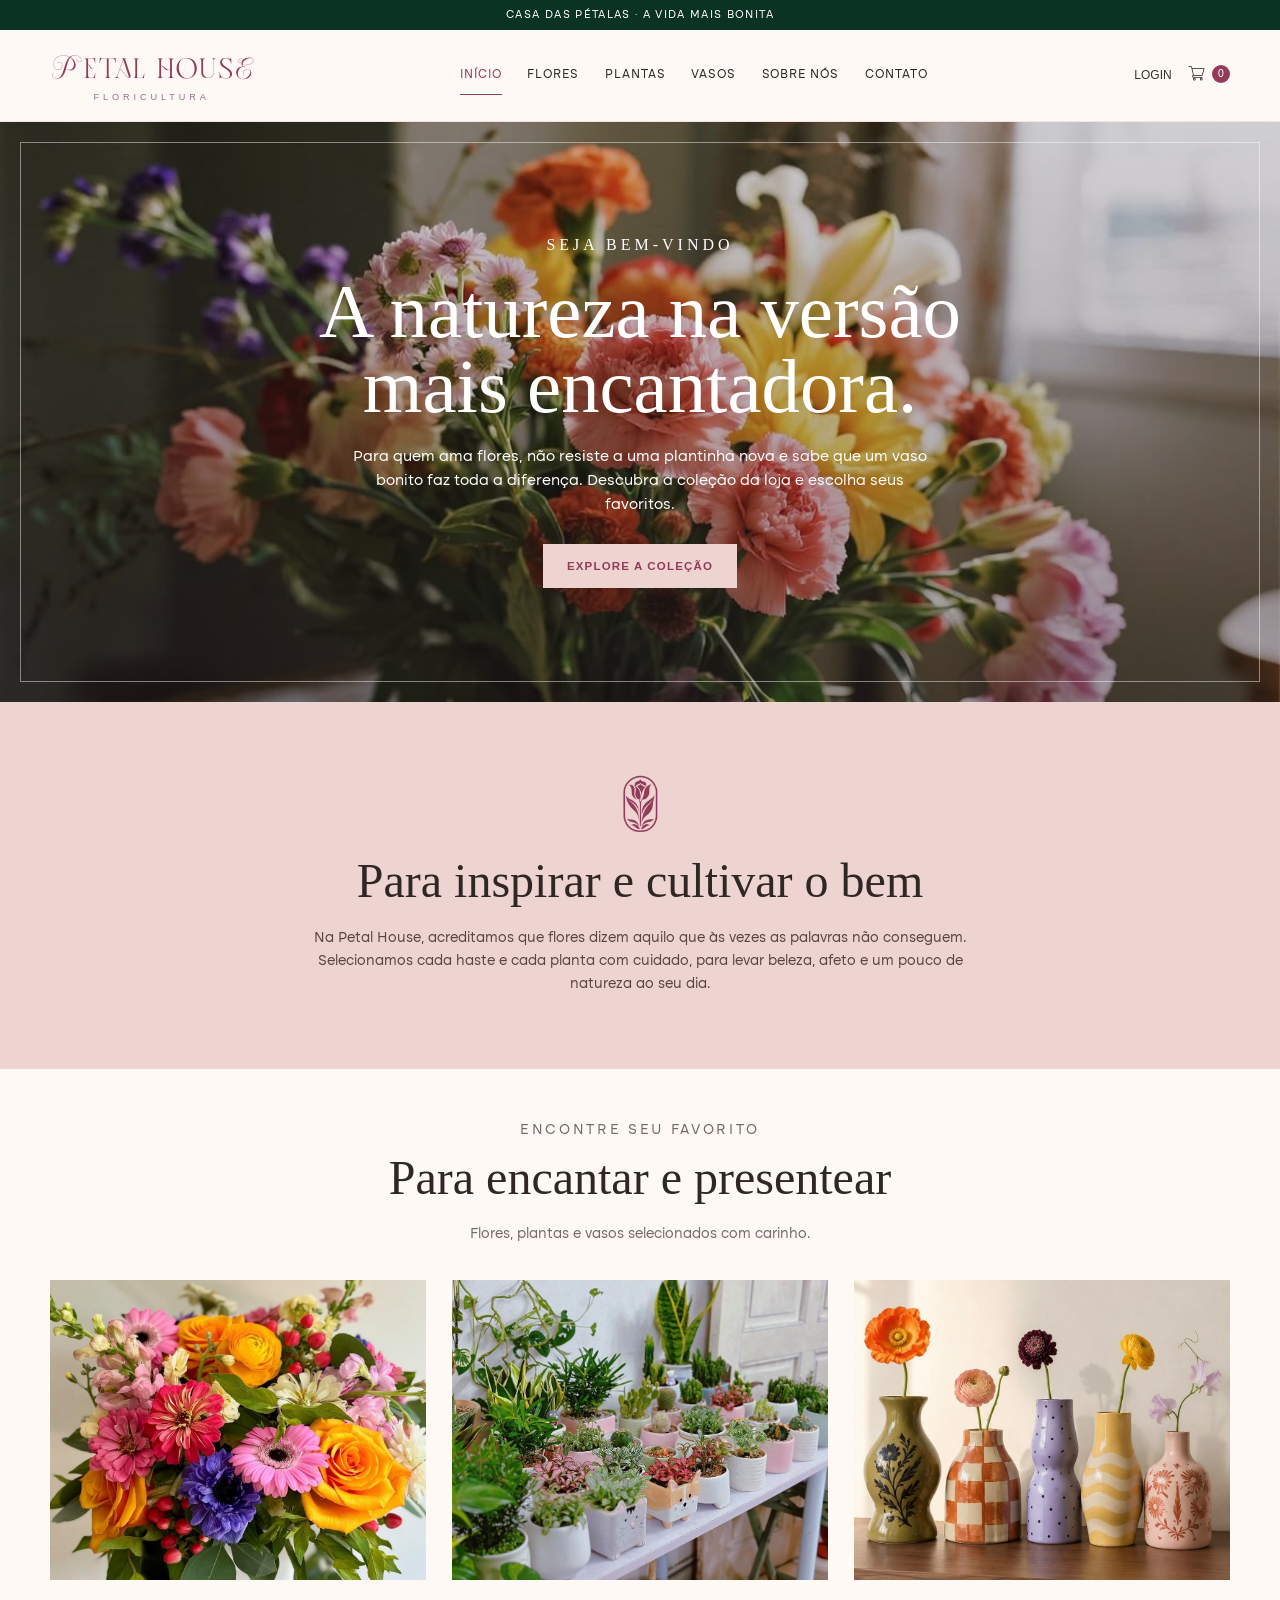
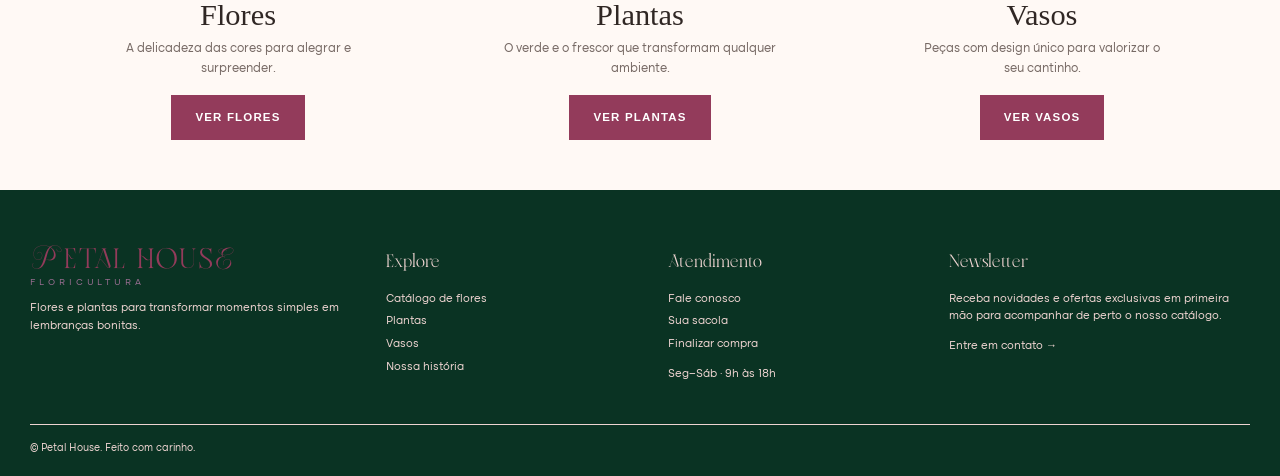
<file: index.html>
<!DOCTYPE html>
<html lang="pt-br">
<head>
    <meta charset="UTF-8">
    <meta name="viewport" content="width=device-width, initial-scale=1.0">
    <meta http-equiv="refresh" content="0; url=html/index.html">
    <title>Petal House</title>
</head>
<body>
    <p>
        Abrindo Petal House...
        <a href="html/index.html">Clique aqui</a>
        se a página não abrir automaticamente.
    </p>
</body>
</html>
</file>
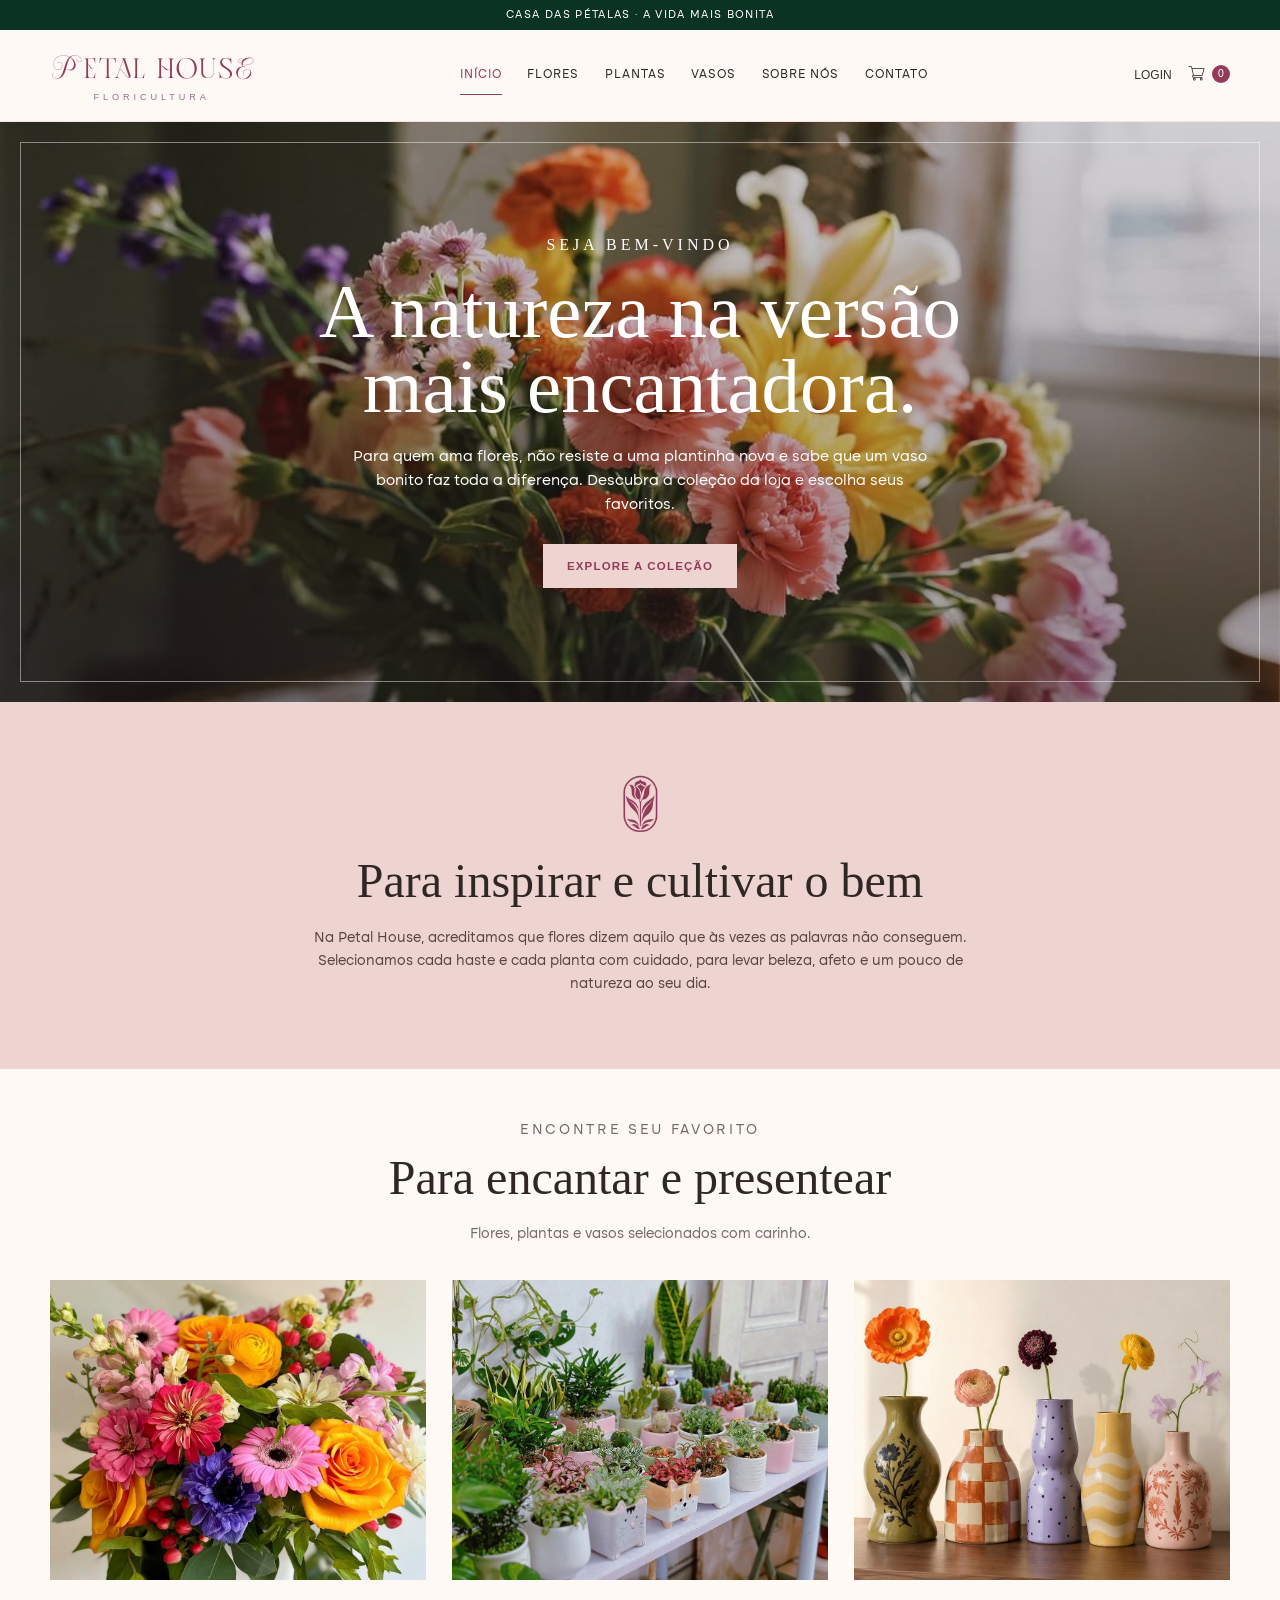
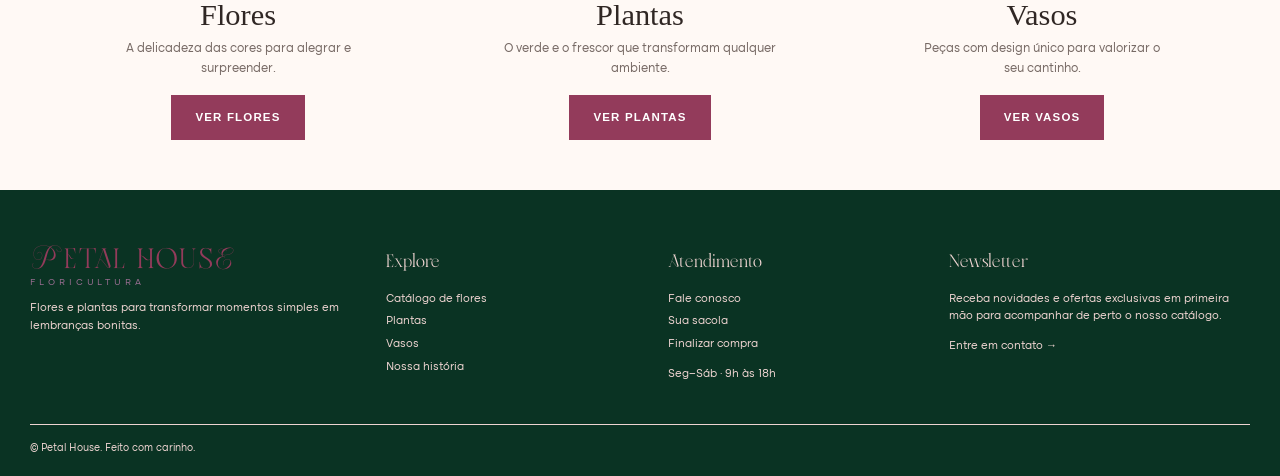
<file: html/index.html>
<!DOCTYPE html>
<html lang="pt-br">

<head>
    <meta charset="utf-8" />
    <meta content="width=device-width, initial-scale=1" name="viewport" />
    <meta content="Petal House — flores, plantas e presentes escolhidos com carinho." name="description" />
    <link rel="icon" type="image/jpeg" href="../imagens/icone.jpeg">
    <link href="../css/style.css" rel="stylesheet" />
    <script defer="" src="../js/app.js"></script>
    <title>Início | Petal House</title>
</head>

<body>
    <a class="skip-link" href="#main-content">Pular para o conteúdo</a>

    <div class="announcement">CASA DAS PÉTALAS · A VIDA MAIS BONITA</div>

    <header class="site-header">
        <div class="header-inner">
            <button aria-expanded="false" aria-label="Abrir menu" class="menu-toggle">
                ☰
            </button>
            <a aria-label="Petal House — página inicial" class="brand" href="index.html">
                <span class="brand-name">
                    <span class="brand-initial">P</span><span class="brand-etal">ETAL</span>
                    <span class="brand-etal">HOUS</span><span class="brand-e">E</span>
                </span>
                <span class="brand-sub">Floricultura</span>
            </a>

            <nav aria-label="Navegação principal" class="main-nav">
                <a aria-current="page" href="index.html">
                    Início
                </a>
                <a href="catalogo-flores.html">
                    Flores
                </a>
                <a href="catalogo-plantas.html">
                    Plantas
                </a>
                <a href="acessorios.html">
                    Vasos
                </a>
                <a href="sobre.html">
                    Sobre nós
                </a>
                <a href="contato.html">
                    Contato
                </a>
            </nav>

            <div class="header-actions">
                <a href="login.html" class="header-icon" aria-label="Login">
                    Login
                </a>

                <a href="carrinho.html" class="header-icon" aria-label="Seu carrinho">
                    <img src="../imagens/carrinho.png" alt="Carrinho" class="cart-icon-img">
                    <span class="cart-count" data-cart-count="">0</span>
                </a>
            </div>
        </div>
    </header>


    <main id="main-content">
        <section class="hero">
            <div class="hero-content">
                <div class="hero-seal">
                    SEJA BEM-VINDO
                </div>
                <h1>
                    A natureza na versão<br>
                    mais encantadora.
                </h1>
                <p>
                    Para quem ama flores, não resiste a uma plantinha nova e sabe que um vaso bonito faz toda a
                    diferença. Descubra a coleção da loja e escolha seus favoritos.
                </p>
                <a class="button button-light" href="catalogo-flores.html">
                    Explore a coleção
                </a>
            </div>
        </section>
        <section class="intro-band">
            <div class="intro-inner">
                <div class="flower-mark">
                    <img src="../imagens/simbolo.png" alt="Símbolo decorativo" clss="intro-flower-img">
                </div>
                <h2>
                    Para inspirar e cultivar o bem
                </h2>
                <p>
                    Na Petal House, acreditamos que flores dizem aquilo que às vezes as palavras não conseguem.
                    Selecionamos cada haste e cada planta com cuidado, para levar beleza, afeto e um pouco de 
                    <br>natureza ao seu dia.
                </p>
            </div>
        </section>
        <section class="section">
            <div class="section-heading">
                <p class="eyebrow">
                    Encontre seu favorito
                </p>
                <h2>
                    Para encantar e presentear
                </h2>
                <p>
                    Flores, plantas e vasos selecionados com carinho.
                </p>
            </div>
            <div class="category-grid">
                <article class="category-card">
                    <a class="image-wrap" href="catalogo-flores.html">
                        <img alt="Arranjo delicado de flores cor-de-rosa" loading="lazy" src="../imagens/flores.jpeg" />
                    </a>
                    <h3>
                        Flores
                    </h3>
                    <p>
                        A delicadeza das cores para alegrar e surpreender.
                    </p>
                    <a class="button button-outline" href="catalogo-flores.html">
                        Ver flores
                    </a>
                </article>
                <article class="category-card">
                    <a class="image-wrap" href="catalogo-plantas.html">
                        <img alt="Planta verde em vaso decorativo" loading="lazy" src="../imagens/plantas1.jpeg" />
                    </a>
                    <h3>
                        Plantas
                    </h3>
                    <p>
                        O verde e o frescor que transformam qualquer ambiente.
                    </p>
                    <a class="button button-outline" href="catalogo-plantas.html">
                        Ver plantas
                    </a>
                </article>
                <article class="category-card">
                    <a class="image-wrap" href="acessorios.html">
                        <img alt="Vaso de cerâmica em tons neutros" loading="lazy" src="../imagens/vasos.jpeg" />
                    </a>
                    <h3>
                        Vasos
                    </h3>
                    <p>
                        Peças com design único para valorizar o
                        <br>seu cantinho.
                    </p>
                    <a class="button button-outline" href="acessorios.html">
                        Ver vasos
                    </a>
                </article>
            </div>
        </section>

    </main>


    <footer class="site-footer">
        <div class="footer-grid">
            <div class="footer-col">
                <a class="brand" href="index.html">
                    <span class="brand-name">
                        <span class="brand-initial">P</span><span class="brand-etal">ETAL</span>
                        <span class="brand-etal">HOUS</span><span class="brand-e">E</span>
                    </span>
                    <span class="brand-sub">Floricultura</span>
                </a>
                <p>
                    Flores e plantas para transformar momentos simples em lembranças bonitas.
                </p>
            </div>
            <div class="footer-col">
                <h3>
                    Explore
                </h3>
                <a href="catalogo-flores.html">
                    Catálogo de flores
                </a>
                <a href="catalogo-plantas.html">
                    Plantas
                </a>
                <a href="acessorios.html">
                    Vasos
                </a>
                <a href="sobre.html">
                    Nossa história
                </a>
            </div>
            <div class="footer-col">
                <h3>
                    Atendimento
                </h3>
                <a href="contato.html">
                    Fale conosco
                </a>
                <a href="carrinho.html">
                    Sua sacola
                </a>
                <a href="checkout.html">
                    Finalizar compra
                </a>
                <p>
                    Seg–Sáb · 9h às 18h
                </p>
            </div>
            <div class="footer-col">
                <h3>
                    Newsletter
                </h3>
                <p>
                    Receba novidades e ofertas exclusivas em primeira mão para acompanhar de perto o nosso catálogo.
                </p>
                <a href="contato.html">
                    Entre em contato &rarr;
                </a>
            </div>
        </div>
        <div class="footer-bottom">
            <span>
                &copy;
                <span data-year="">
                </span>
                Petal House. Feito com carinho.
            </span>
        </div>
    </footer>
</body>

</html>
</file>
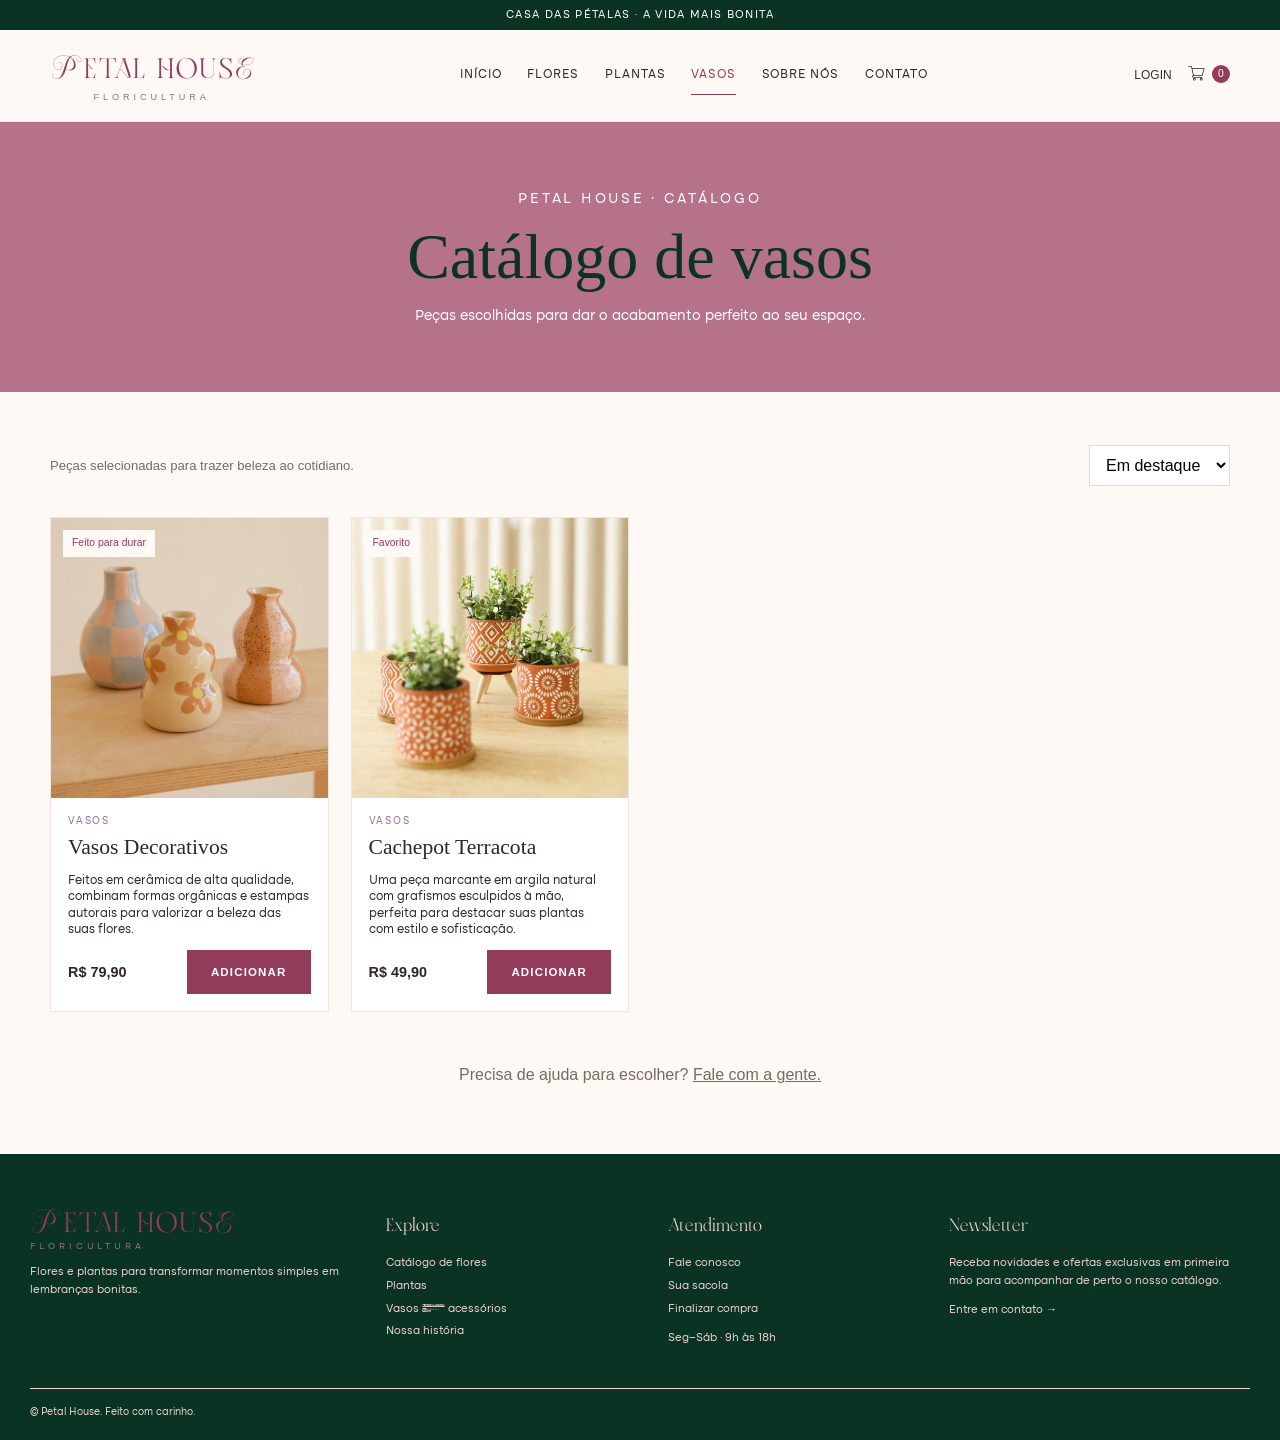
<file: html/acessorios.html>
<!DOCTYPE html>
<html lang="pt-br">

<head>
    <meta charset="utf-8" />
    <meta content="width=device-width, initial-scale=1" name="viewport" />
    <meta content="Petal House — flores, plantas e presentes escolhidos com carinho." name="description" />
    <link rel="icon" type="image/jpeg" href="../imagens/icone.jpeg">
    <link href="../css/style.css" rel="stylesheet" />
    <script defer="" src="../js/app.js"></script>
    <title>Vasos | Petal House</title>
</head>

<body>
    <a class="skip-link" href="#main-content">
        Pular para o conteúdo
    </a>
    <div class="announcement">
        CASA DAS PÉTALAS · A VIDA MAIS BONITA
    </div>
    <header class="site-header">
        <div class="header-inner">
            <button aria-expanded="false" aria-label="Abrir menu" class="menu-toggle">
                ☰
            </button>
            <a aria-label="Petal House — página inicial" class="brand" href="index.html">
                <span class="brand-name">
                    <span class="brand-initial">P</span><span class="brand-etal">ETAL</span>
                    <span class="brand-etal">HOUS</span><span class="brand-e">E</span>
                </span>
                <span class="brand-sub">Floricultura</span>
            </a>
            <nav aria-label="Navegação principal" class="main-nav">
                <a href="index.html">
                    Início
                </a>
                <a href="catalogo-flores.html">
                    Flores
                </a>
                <a href="catalogo-plantas.html">
                    Plantas
                </a>
                <a aria-current="page" href="acessorios.html">
                    Vasos
                </a>
                <a href="sobre.html">
                    Sobre nós
                </a>
                <a href="contato.html">
                    Contato
                </a>
            </nav>
            <div class="header-actions">
                <a href="login.html" class="header-icon" aria-label="Login">
                    Login
                </a>

                <a href="carrinho.html" class="header-icon" aria-label="Seu carrinho">
                    <img src="../imagens/carrinho.png" alt="Carrinho" class="cart-icon-img">
                    <span class="cart-count" data-cart-count="">0</span>
                </a>
            </div>
        </div>
    </header>


    <main id="main-content">
        <section class="page-hero">
            <p class="eyebrow">
                PETAL HOUSE · CATÁLOGO
            </p>
            <h1>
                Catálogo de vasos
            </h1>
            <p>
                Peças escolhidas para dar o acabamento perfeito ao seu espaço.
            </p>
        </section>
        <section class="section">
            <div class="catalog-tools">
                <p>
                    Peças selecionadas para trazer beleza ao cotidiano.
                </p>
                <label class="sr-only" for="sort-products">
                    Ordenar produtos
                </label>
                <select id="sort-products" onchange="sortProducts(this.value)">
                    <option value="featured">
                        Em destaque
                    </option>
                    <option value="price-low">
                        Menor preço
                    </option>
                    <option value="price-high">
                        Maior preço
                    </option>
                    <option value="name">
                        Nome A–Z
                    </option>
                </select>
            </div>


            <div class="product-grid" data-product-list="vasos">
            </div>
            <p class="center muted spaced">
                Precisa de ajuda para escolher?
                <a href="contato.html">
                    <u>
                        Fale com a gente.
                    </u>
                </a>
            </p>
        </section>
        <script>function sortProducts(mode) { ordenarProdutos(mode); }</script>
    </main>


    <footer class="site-footer">
        <div class="footer-grid">
            <div class="footer-col">
                <a class="brand" href="index.html">
                    <span class="brand-name">
                        <span class="brand-initial">P</span><span class="brand-etal">ETAL</span>
                        <span class="brand-etal">HOUS</span><span class="brand-e">E</span>
                    </span>
                    <span class="brand-sub">Floricultura</span>
                </a>
                <p>
                    Flores e plantas para transformar momentos simples em lembranças bonitas.
                </p>
            </div>
            <div class="footer-col">
                <h3>
                    Explore
                </h3>
                <a href="catalogo-flores.html">
                    Catálogo de flores
                </a>
                <a href="catalogo-plantas.html">
                    Plantas
                </a>
                <a href="acessorios.html">
                    Vasos & acessórios
                </a>
                <a href="sobre.html">
                    Nossa história
                </a>
            </div>
            <div class="footer-col">
                <h3>
                    Atendimento
                </h3>
                <a href="contato.html">
                    Fale conosco
                </a>
                <a href="carrinho.html">
                    Sua sacola
                </a>
                <a href="checkout.html">
                    Finalizar compra
                </a>
                <p>
                    Seg–Sáb · 9h às 18h
                </p>
            </div>
            <div class="footer-col">
                <h3>
                    Newsletter
                </h3>
                <p>
                    Receba novidades e ofertas exclusivas em primeira mão para acompanhar de perto o nosso catálogo.
                </p>
                <a href="contato.html">
                    Entre em contato &rarr;
                </a>
            </div>
        </div>
        <div class="footer-bottom">
            <span>
                &copy;
                <span data-year="">
                </span>
                Petal House. Feito com carinho.
            </span>
        </div>
    </footer>
</body>

</html>
</file>
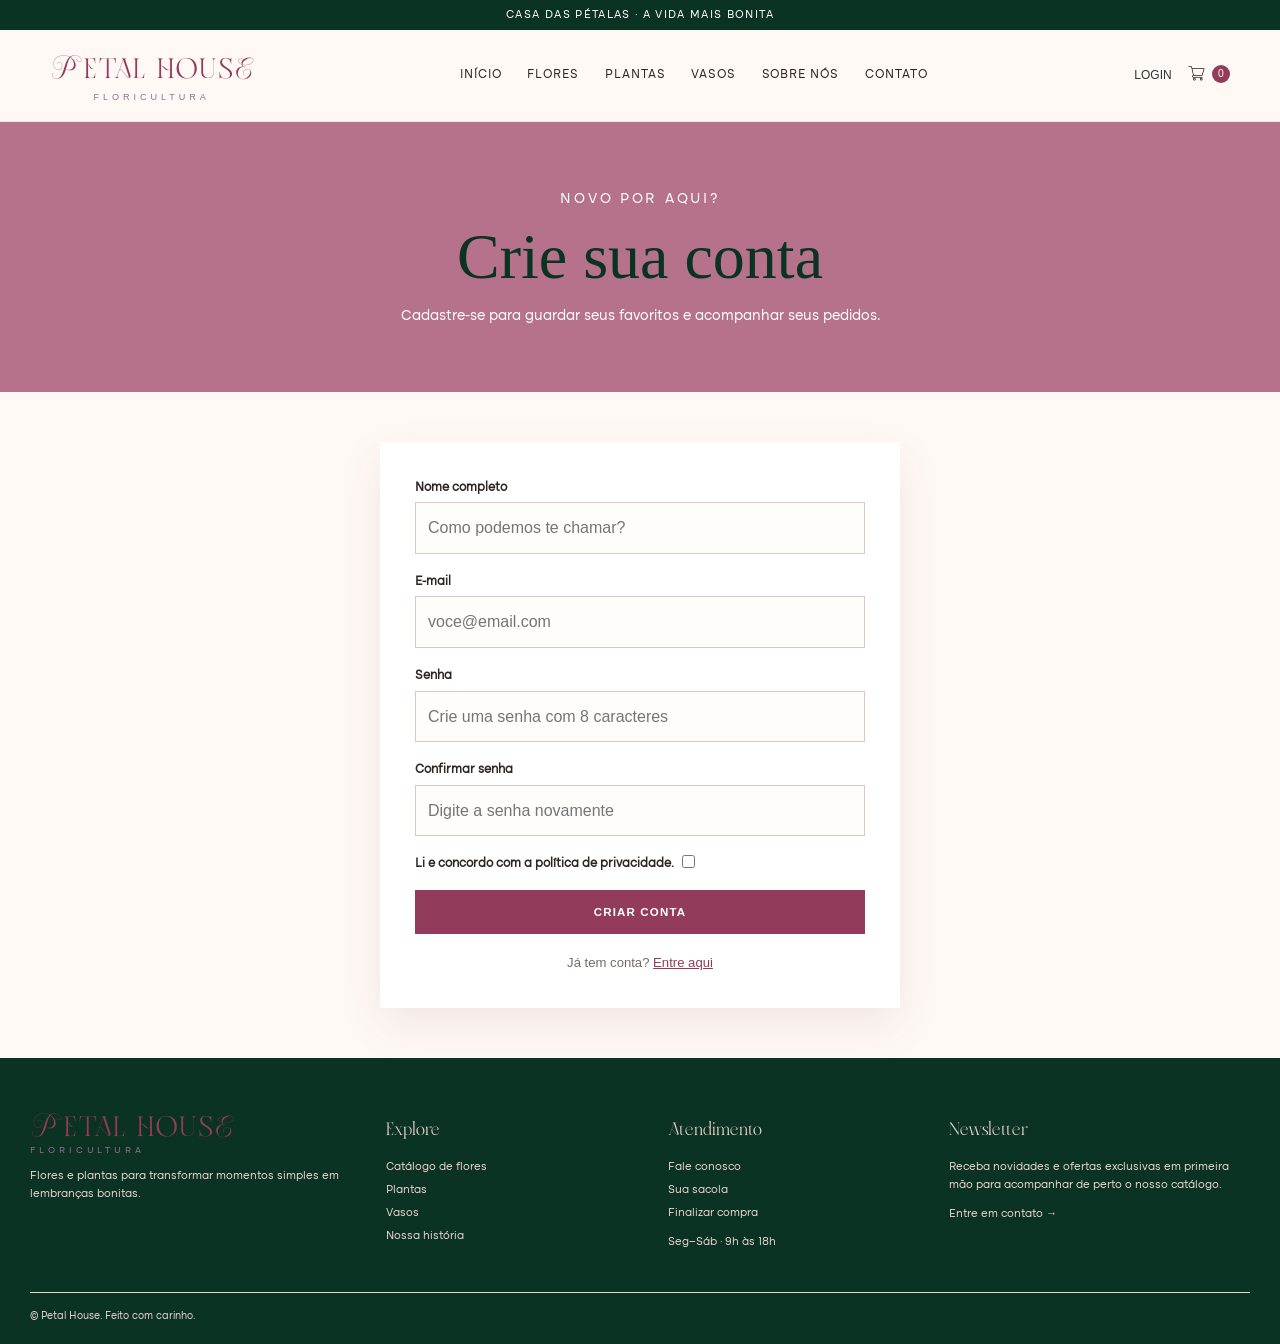
<file: html/cadastro.html>
<!DOCTYPE html>
<html lang="pt-br">

<head>
    <meta charset="utf-8" />
    <meta content="width=device-width, initial-scale=1" name="viewport" />
    <meta content="Petal House — flores, plantas e presentes escolhidos com carinho." name="description" />
    <link rel="icon" type="image/jpeg" href="../imagens/icone.jpeg">
    <link href="../css/style.css" rel="stylesheet" />
    <script defer="" src="../js/app.js"></script>
    <title>Cadastro | Petal House</title>
</head>

<body>
    <a class="skip-link" href="#main-content">
        Pular para o conteúdo
    </a>
    <div class="announcement">
        CASA DAS PÉTALAS · A VIDA MAIS BONITA
    </div>
    <header class="site-header">
        <div class="header-inner">
            <button aria-expanded="false" aria-label="Abrir menu" class="menu-toggle">
                ☰
            </button>
            <a aria-label="Petal House — página inicial" class="brand" href="index.html">
                <span class="brand-name">
                    <span class="brand-initial">P</span><span class="brand-etal">ETAL</span>
                    <span class="brand-etal">HOUS</span><span class="brand-e">E</span>
                </span>
                <span class="brand-sub">Floricultura</span>
            </a>
            <nav aria-label="Navegação principal" class="main-nav">
                <a href="index.html">
                    Início
                </a>
                <a href="catalogo-flores.html">
                    Flores
                </a>
                <a href="catalogo-plantas.html">
                    Plantas
                </a>
                <a href="acessorios.html">
                    Vasos
                </a>
                <a href="sobre.html">
                    Sobre nós
                </a>
                <a href="contato.html">
                    Contato
                </a>
            </nav>
            <div class="header-actions">
                <a href="login.html" class="header-icon" aria-label="Login">
                    Login
                </a>

                <a href="carrinho.html" class="header-icon" aria-label="Seu carrinho">
                    <img src="../imagens/carrinho.png" alt="Carrinho" class="cart-icon-img">
                    <span class="cart-count" data-cart-count="">0</span>
                </a>
            </div>
        </div>
    </header>


    <main id="main-content">
        <section class="page-hero">
            <p class="eyebrow">
                NOVO POR AQUI?
            </p>
            <h1>
                Crie sua conta
            </h1>
            <p>
                Cadastre-se para guardar seus favoritos e acompanhar seus pedidos.
            </p>
        </section>
        <section class="section">
            <div class="auth-wrap form-card">


                <form data-demo-form="" id="register-form">
                    <div class="field">
                        <label for="reg-name">
                            Nome completo
                        </label>
                        <input id="reg-name" minlength="2" name="name" placeholder="Como podemos te chamar?" required=""
                            type="text" />
                    </div>
                    <div class="field">
                        <label for="reg-email">
                            E-mail
                        </label>
                        <input autocomplete="email" id="reg-email" name="email" placeholder="voce@email.com" required=""
                            type="email" />
                    </div>
                    <div class="field">
                        <label for="reg-password">
                            Senha
                        </label>
                        <input autocomplete="new-password" id="reg-password" minlength="8" name="password"
                            placeholder="Crie uma senha com 8 caracteres" required="" type="password" />
                    </div>
                    <div class="field">
                        <label for="reg-confirm">
                            Confirmar senha
                        </label>
                        <input autocomplete="new-password" id="reg-confirm" minlength="8" name="confirm"
                            placeholder="Digite a senha novamente" required="" type="password" />
                    </div>
                    <div class="field checkbox-field">
                        <label>
                            <input required="" type="checkbox" />
                            Li e concordo com a política de privacidade.
                        </label>
                    </div>
                    <button class="button button-primary" style="width:100%" type="submit">
                        Criar conta
                    </button>
                </form>
                <div class="auth-switch">
                    Já tem conta?
                    <a href="login.html">
                        Entre aqui
                    </a>
                </div>
            </div>
        </section>
        <script>
            document.querySelector('#register-form').addEventListener('submit', e => { const f = e.currentTarget; if (f.querySelector('[name="password"]').value !== f.querySelector('[name="confirm"]').value) { e.preventDefault(); f.querySelector('[name="confirm"]').setCustomValidity('As senhas precisam ser iguais.'); f.querySelector('[name="confirm"]').reportValidity(); } else f.querySelector('[name="confirm"]').setCustomValidity(''); });
        </script>
    </main>


    <footer class="site-footer">
        <div class="footer-grid">
            <div class="footer-col">
                <a class="brand" href="index.html">
                    <span class="brand-name">
                        <span class="brand-initial">P</span><span class="brand-etal">ETAL</span>
                        <span class="brand-etal">HOUS</span><span class="brand-e">E</span>
                    </span>
                    <span class="brand-sub">Floricultura</span>
                </a>
                <p>
                    Flores e plantas para transformar momentos simples em lembranças bonitas.
                </p>
            </div>
            <div class="footer-col">
                <h3>
                    Explore
                </h3>
                <a href="catalogo-flores.html">
                    Catálogo de flores
                </a>
                <a href="catalogo-plantas.html">
                    Plantas
                </a>
                <a href="acessorios.html">
                    Vasos
                </a>
                <a href="sobre.html">
                    Nossa história
                </a>
            </div>
            <div class="footer-col">
                <h3>
                    Atendimento
                </h3>
                <a href="contato.html">
                    Fale conosco
                </a>
                <a href="carrinho.html">
                    Sua sacola
                </a>
                <a href="checkout.html">
                    Finalizar compra
                </a>
                <p>
                    Seg–Sáb · 9h às 18h
                </p>
            </div>
            <div class="footer-col">
                <h3>
                    Newsletter
                </h3>
                <p>
                    Receba novidades e ofertas exclusivas em primeira mão para acompanhar de perto o nosso catálogo.
                </p>
                <a href="contato.html">
                    Entre em contato &rarr;
                </a>
            </div>
        </div>
        <div class="footer-bottom">
            <span>
                &copy;
                <span data-year="">
                </span>
                Petal House. Feito com carinho.
            </span>

        </div>
    </footer>
</body>

</html>
</file>
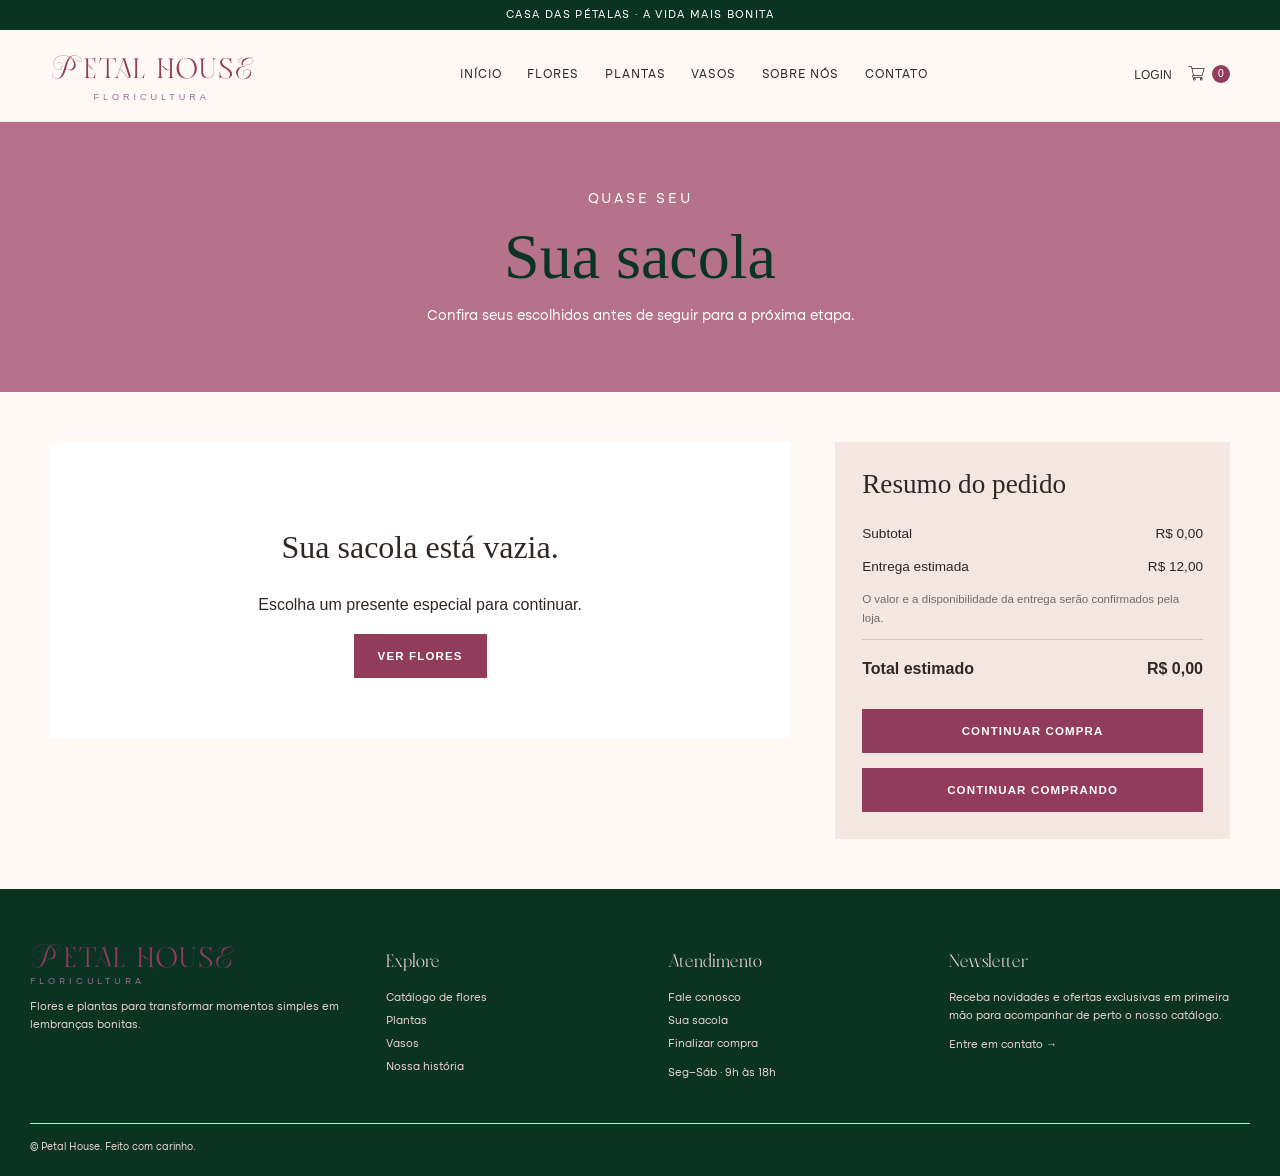
<file: html/carrinho.html>
<!DOCTYPE html>
<html lang="pt-br">

<head>
    <meta charset="utf-8" />
    <meta content="width=device-width, initial-scale=1" name="viewport" />
    <meta content="Petal House — flores, plantas e presentes escolhidos com carinho." name="description" />
    <link rel="icon" type="image/jpeg" href="../imagens/icone.jpeg">
    <link href="../css/style.css" rel="stylesheet" />
    <script defer="" src="../js/app.js"></script>
    <title>Carrinho | Petal House</title>
</head>

<body>
    <a class="skip-link" href="#main-content">
        Pular para o conteúdo
    </a>
    <div class="announcement">
        CASA DAS PÉTALAS · A VIDA MAIS BONITA
    </div>
    <header class="site-header">
        <div class="header-inner">
            <button aria-expanded="false" aria-label="Abrir menu" class="menu-toggle">
                ☰
            </button>
            <a aria-label="Petal House — página inicial" class="brand" href="index.html">
                <span class="brand-name">
                    <span class="brand-initial">P</span><span class="brand-etal">ETAL</span>
                    <span class="brand-etal">HOUS</span><span class="brand-e">E</span>
                </span>
                <span class="brand-sub">Floricultura</span>
            </a>
            <nav aria-label="Navegação principal" class="main-nav">
                <a href="index.html">
                    Início
                </a>
                <a href="catalogo-flores.html">
                    Flores
                </a>
                <a href="catalogo-plantas.html">
                    Plantas
                </a>
                <a href="acessorios.html">
                    Vasos
                </a>
                <a href="sobre.html">
                    Sobre nós
                </a>
                <a href="contato.html">
                    Contato
                </a>
            </nav>
            <div class="header-actions">
                <a href="login.html" class="header-icon" aria-label="Login">
                    Login
                </a>

                <a href="carrinho.html" class="header-icon" aria-label="Seu carrinho">
                    <img src="../imagens/carrinho.png" alt="Carrinho" class="cart-icon-img">
                    <span class="cart-count" data-cart-count="">0</span>
                </a>
            </div>
        </div>
    </header>


    <main id="main-content">
        <section class="page-hero">
            <p class="eyebrow">
                QUASE SEU
            </p>
            <h1>
                Sua sacola
            </h1>
            <p>
                Confira seus escolhidos antes de seguir para a próxima etapa.
            </p>
        </section>
        <section class="section">
            <div class="cart-layout">


                <div id="cart-items">
                </div>
                <aside class="summary-card">
                    <h2>
                        Resumo do pedido
                    </h2>
                    <div class="summary-line">
                        <span>
                            Subtotal
                        </span>
                        <span id="cart-subtotal">
                            R$ 0,00
                        </span>
                    </div>
                    <div class="summary-line">
                        <span>
                            Entrega estimada
                        </span>
                        <span>
                            R$ 12,00
                        </span>
                    </div>
                    <p class="summary-note">
                        O valor e a disponibilidade da entrega serão confirmados pela loja.
                    </p>
                    <div class="summary-line summary-total">
                        <span>
                            Total estimado
                        </span>
                        <span id="cart-total">
                            R$ 0,00
                        </span>
                    </div>
                    <a class="button button-primary" href="checkout.html" id="checkout-link">
                        Continuar compra
                    </a>
                    <a class="button button-outline" href="catalogo-flores.html">
                        Continuar comprando
                    </a>
                </aside>
            </div>
        </section>
    </main>


    <footer class="site-footer">
        <div class="footer-grid">
            <div class="footer-col">
                <a class="brand" href="index.html">
                    <span class="brand-name">
                        <span class="brand-initial">P</span><span class="brand-etal">ETAL</span>
                        <span class="brand-etal">HOUS</span><span class="brand-e">E</span>
                    </span>
                    <span class="brand-sub">Floricultura</span>
                </a>
                <p>
                    Flores e plantas para transformar momentos simples em lembranças bonitas.
                </p>
            </div>
            <div class="footer-col">
                <h3>
                    Explore
                </h3>
                <a href="catalogo-flores.html">
                    Catálogo de flores
                </a>
                <a href="catalogo-plantas.html">
                    Plantas
                </a>
                <a href="acessorios.html">
                    Vasos
                </a>
                <a href="sobre.html">
                    Nossa história
                </a>
            </div>
            <div class="footer-col">
                <h3>
                    Atendimento
                </h3>
                <a href="contato.html">
                    Fale conosco
                </a>
                <a href="carrinho.html">
                    Sua sacola
                </a>
                <a href="checkout.html">
                    Finalizar compra
                </a>
                <p>
                    Seg–Sáb · 9h às 18h
                </p>
            </div>
            <div class="footer-col">
                <h3>
                    Newsletter
                </h3>
                <p>
                    Receba novidades e ofertas exclusivas em primeira mão para acompanhar de perto o nosso catálogo.
                </p>
                <a href="contato.html">
                    Entre em contato &rarr;
                </a>
            </div>
        </div>
        <div class="footer-bottom">
            <span>
                &copy;
                <span data-year="">
                </span>
                Petal House. Feito com carinho.
            </span>
        </div>
    </footer>
</body>

</html>
</file>
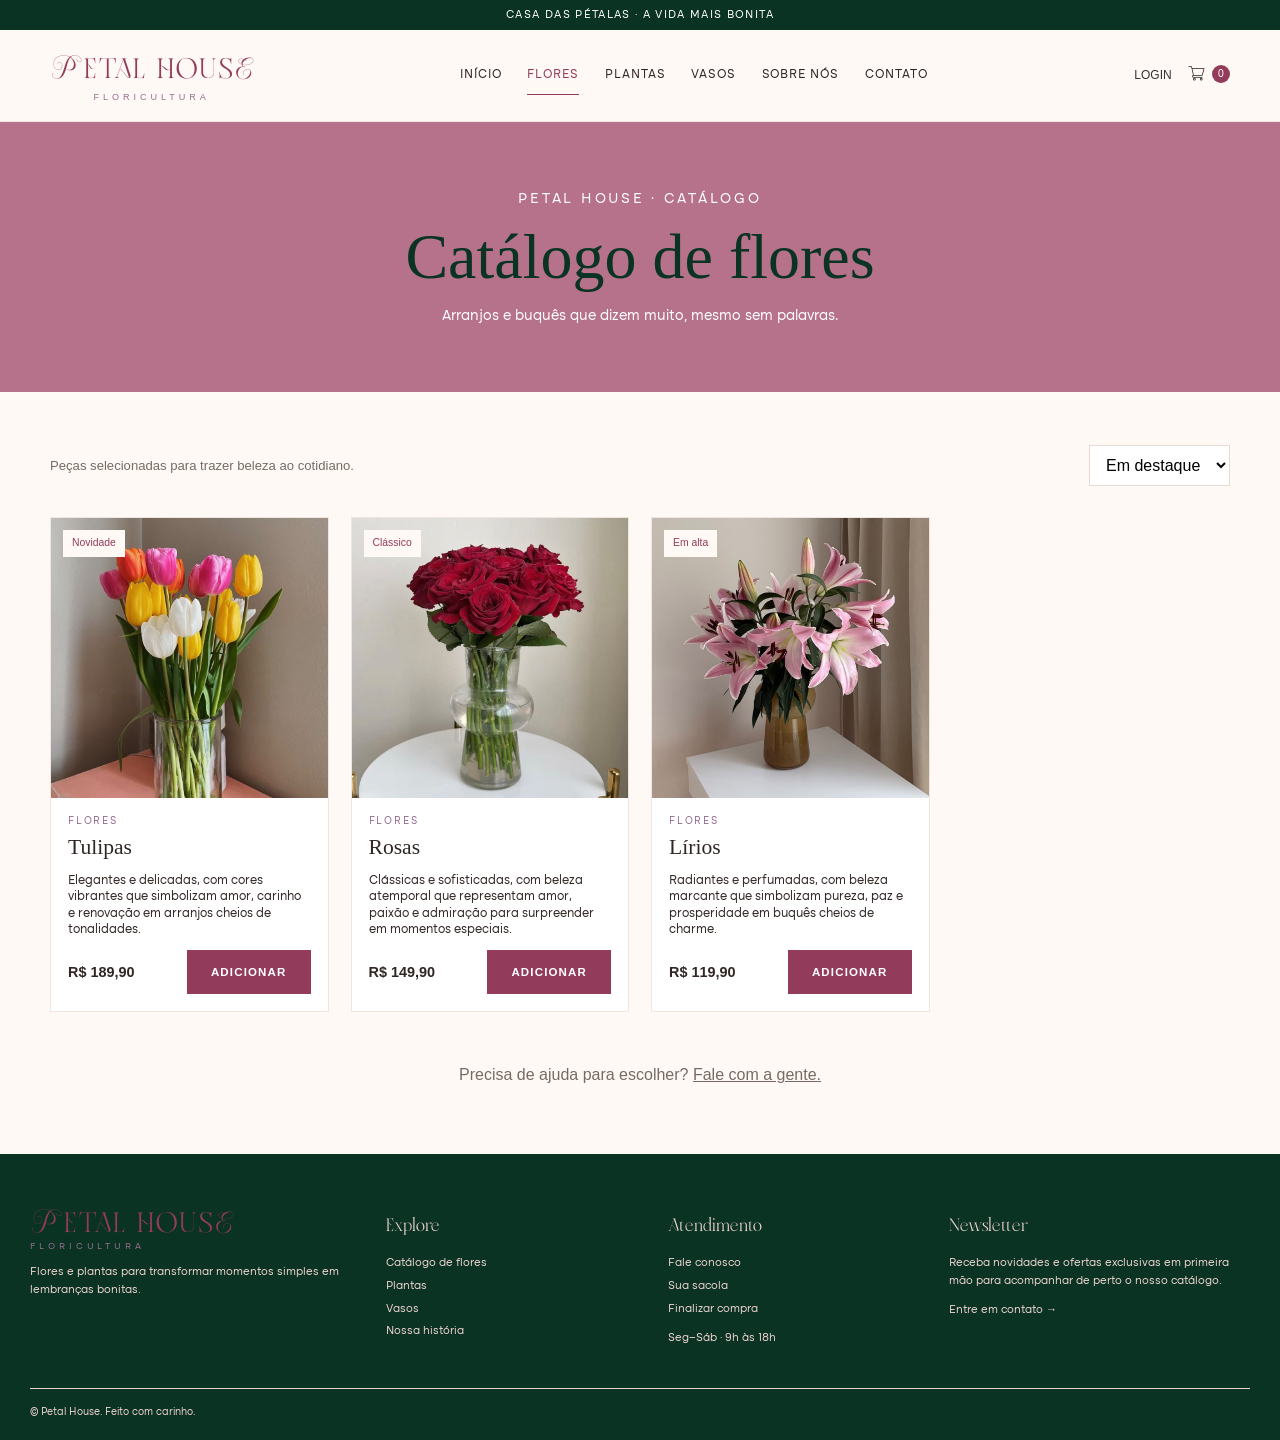
<file: html/catalogo-flores.html>
<!DOCTYPE html>
<html lang="pt-br">

<head>
    <meta charset="utf-8" />
    <meta content="width=device-width, initial-scale=1" name="viewport" />
    <meta content="Petal House — flores, plantas e presentes escolhidos com carinho." name="description" />
    <link rel="icon" type="image/jpeg" href="../imagens/icone.jpeg">
    <link href="../css/style.css" rel="stylesheet" />
    <script defer="" src="../js/app.js"></script>
    <title>Catálogo de flores | Petal House</title>
</head>

<body>
    <a class="skip-link" href="#main-content">
        Pular para o conteúdo
    </a>
    <div class="announcement">
        CASA DAS PÉTALAS · A VIDA MAIS BONITA
    </div>
    <header class="site-header">
        <div class="header-inner">
            <button aria-expanded="false" aria-label="Abrir menu" class="menu-toggle">
                ☰
            </button>
            <a aria-label="Petal House — página inicial" class="brand" href="index.html">
                <span class="brand-name">
                    <span class="brand-initial">P</span><span class="brand-etal">ETAL</span>
                    <span class="brand-etal">HOUS</span><span class="brand-e">E</span>
                </span>
                <span class="brand-sub">Floricultura</span>
            </a>
            <nav aria-label="Navegação principal" class="main-nav">
                <a href="index.html">
                    Início
                </a>
                <a aria-current="page" href="catalogo-flores.html">
                    Flores
                </a>
                <a href="catalogo-plantas.html">
                    Plantas
                </a>
                <a href="acessorios.html">
                    Vasos
                </a>
                <a href="sobre.html">
                    Sobre nós
                </a>
                <a href="contato.html">
                    Contato
                </a>
            </nav>
            <div class="header-actions">
                <a href="login.html" class="header-icon" aria-label="Login">
                    Login
                </a>

                <a href="carrinho.html" class="header-icon" aria-label="Seu carrinho">
                    <img src="../imagens/carrinho.png" alt="Carrinho" class="cart-icon-img">
                    <span class="cart-count" data-cart-count="">0</span>
                </a>
            </div>
        </div>
    </header>


    <main id="main-content">
        <section class="page-hero">
            <p class="eyebrow">
                PETAL HOUSE · CATÁLOGO
            </p>
            <h1>
                Catálogo de flores
            </h1>
            <p>
                Arranjos e buquês que dizem muito, mesmo sem palavras.
            </p>
        </section>
        <section class="section">
            <div class="catalog-tools">
                <p>
                    Peças selecionadas para trazer beleza ao cotidiano.
                </p>
                <label class="sr-only" for="sort-products">
                    Ordenar produtos
                </label>
                <select id="sort-products" onchange="sortProducts(this.value)">
                    <option value="featured">
                        Em destaque
                    </option>
                    <option value="price-low">
                        Menor preço
                    </option>
                    <option value="price-high">
                        Maior preço
                    </option>
                    <option value="name">
                        Nome A–Z
                    </option>
                </select>
            </div>


            <div class="product-grid" data-product-list="flores">
            </div>
            <p class="center muted spaced">
                Precisa de ajuda para escolher?
                <a href="contato.html">
                    <u>
                        Fale com a gente.
                    </u>
                </a>
            </p>
        </section>
        <script>function sortProducts(mode) { ordenarProdutos(mode); }</script>
    </main>


    <footer class="site-footer">
        <div class="footer-grid">
            <div class="footer-col">
                <a class="brand" href="index.html">
                    <span class="brand-name">
                        <span class="brand-initial">P</span><span class="brand-etal">ETAL</span>
                        <span class="brand-etal">HOUS</span><span class="brand-e">E</span>
                    </span>
                    <span class="brand-sub">Floricultura</span>
                </a>
                <p>
                    Flores e plantas para transformar momentos simples em lembranças bonitas.
                </p>
            </div>
            <div class="footer-col">
                <h3>
                    Explore
                </h3>
                <a href="catalogo-flores.html">
                    Catálogo de flores
                </a>
                <a href="catalogo-plantas.html">
                    Plantas
                </a>
                <a href="acessorios.html">
                    Vasos
                </a>
                <a href="sobre.html">
                    Nossa história
                </a>
            </div>
            <div class="footer-col">
                <h3>
                    Atendimento
                </h3>
                <a href="contato.html">
                    Fale conosco
                </a>
                <a href="carrinho.html">
                    Sua sacola
                </a>
                <a href="checkout.html">
                    Finalizar compra
                </a>
                <p>
                    Seg–Sáb · 9h às 18h
                </p>
            </div>
            <div class="footer-col">
                <h3>
                    Newsletter
                </h3>
                <p>
                    Receba novidades e ofertas exclusivas em primeira mão para acompanhar de perto o nosso catálogo.
                </p>
                <a href="contato.html">
                    Entre em contato &rarr;
                </a>
            </div>
        </div>
        <div class="footer-bottom">
            <span>
                &copy;
                <span data-year="">
                </span>
                Petal House. Feito com carinho.
            </span>
        </div>
    </footer>
</body>

</html>
</file>
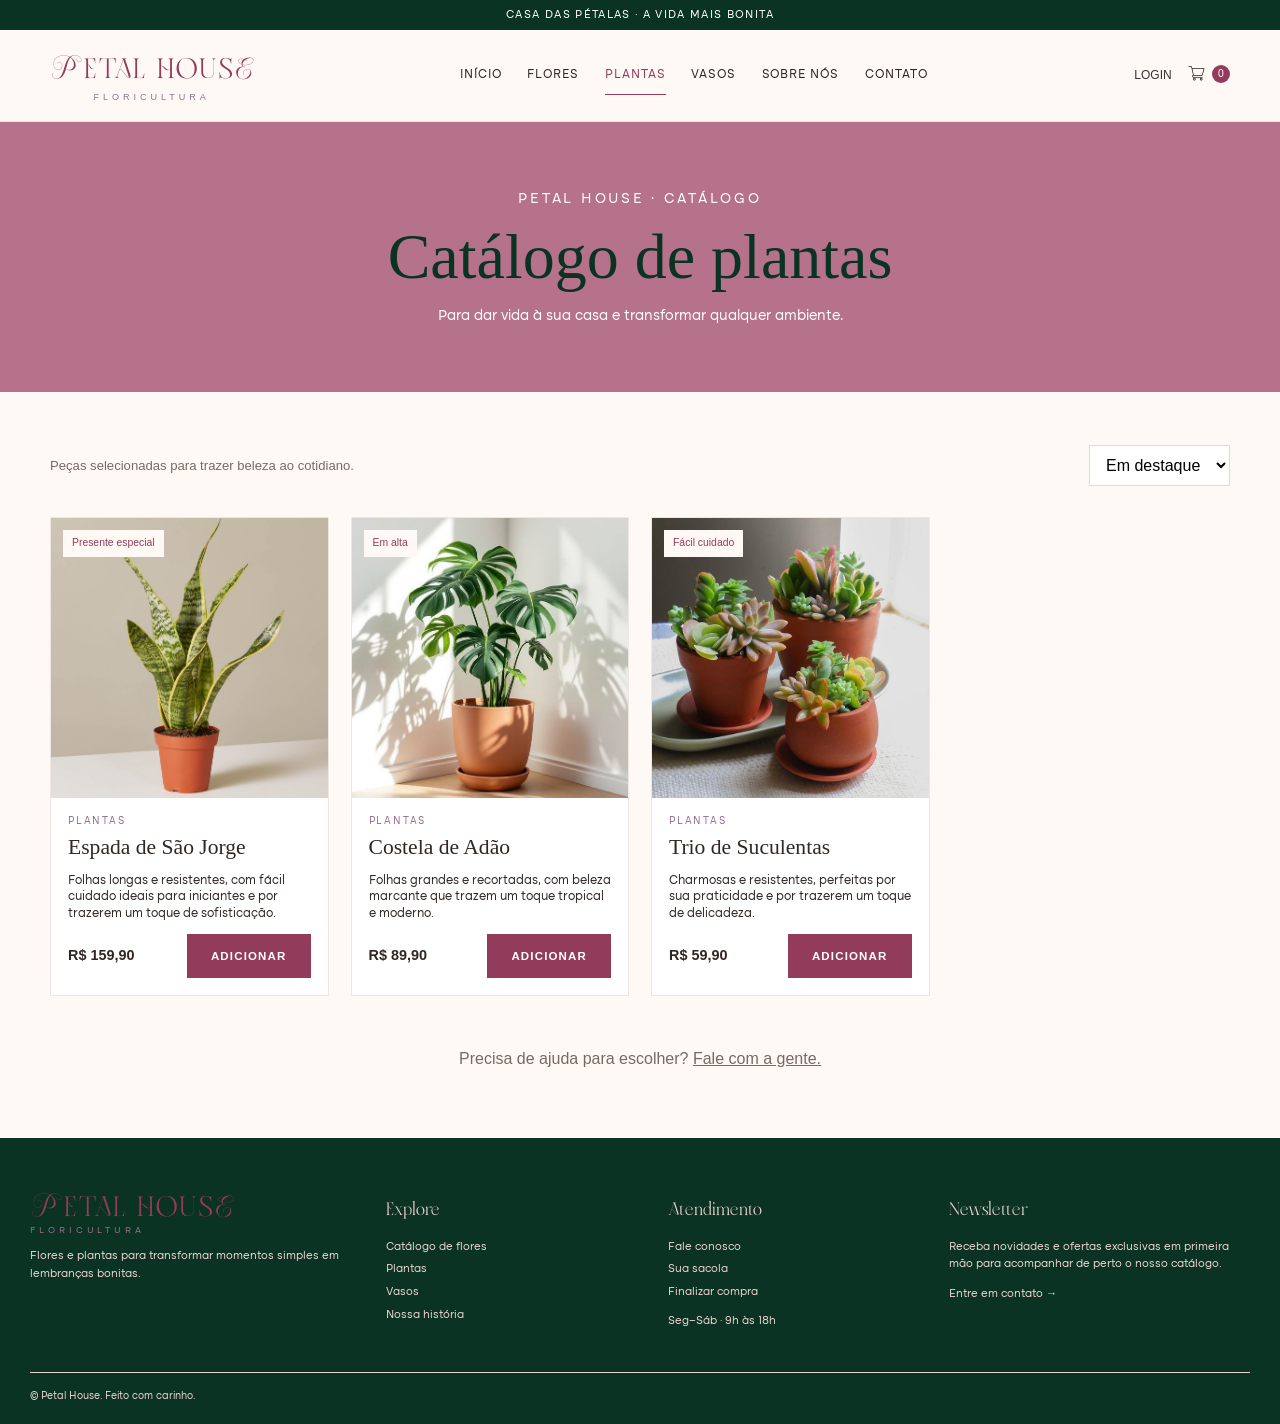
<file: html/catalogo-plantas.html>
<!DOCTYPE html>
<html lang="pt-br">

<head>
    <meta charset="utf-8" />
    <meta content="width=device-width, initial-scale=1" name="viewport" />
    <meta content="Petal House — flores, plantas e presentes escolhidos com carinho." name="description" />
    <link rel="icon" type="image/jpeg" href="../imagens/icone.jpeg">
    <link href="../css/style.css" rel="stylesheet" />
    <script defer="" src="../js/app.js"></script>
    <title>Catálogo de plantas | Petal House</title>
</head>

<body>
    <a class="skip-link" href="#main-content">
        Pular para o conteúdo
    </a>
    <div class="announcement">
        CASA DAS PÉTALAS · A VIDA MAIS BONITA
    </div>
    <header class="site-header">
        <div class="header-inner">
            <button aria-expanded="false" aria-label="Abrir menu" class="menu-toggle">
                ☰
            </button>
            <a aria-label="Petal House — página inicial" class="brand" href="index.html">
                <span class="brand-name">
                    <span class="brand-initial">P</span><span class="brand-etal">ETAL</span>
                    <span class="brand-etal">HOUS</span><span class="brand-e">E</span>
                </span>
                <span class="brand-sub">Floricultura</span>
            </a>
            <nav aria-label="Navegação principal" class="main-nav">
                <a href="index.html">
                    Início
                </a>
                <a href="catalogo-flores.html">
                    Flores
                </a>
                <a aria-current="page" href="catalogo-plantas.html">
                    Plantas
                </a>
                <a href="acessorios.html">
                    Vasos
                </a>
                <a href="sobre.html">
                    Sobre nós
                </a>
                <a href="contato.html">
                    Contato
                </a>
            </nav>
            <div class="header-actions">
                <a href="login.html" class="header-icon" aria-label="Login">
                    Login
                </a>

                <a href="carrinho.html" class="header-icon" aria-label="Seu carrinho">
                    <img src="../imagens/carrinho.png" alt="Carrinho" class="cart-icon-img">
                    <span class="cart-count" data-cart-count="">0</span>
                </a>
            </div>
        </div>
    </header>


    <main id="main-content">
        <section class="page-hero">
            <p class="eyebrow">
                PETAL HOUSE · CATÁLOGO
            </p>
            <h1>
                Catálogo de plantas
            </h1>
            <p>
                Para dar vida à sua casa e transformar qualquer ambiente.
            </p>
        </section>
        <section class="section">
            <div class="catalog-tools">
                <p>
                    Peças selecionadas para trazer beleza ao cotidiano.
                </p>
                <label class="sr-only" for="sort-products">
                    Ordenar produtos
                </label>
                <select id="sort-products" onchange="sortProducts(this.value)">
                    <option value="featured">
                        Em destaque
                    </option>
                    <option value="price-low">
                        Menor preço
                    </option>
                    <option value="price-high">
                        Maior preço
                    </option>
                    <option value="name">
                        Nome A–Z
                    </option>
                </select>
            </div>


            <div class="product-grid" data-product-list="plantas">
            </div>
            <p class="center muted spaced">
                Precisa de ajuda para escolher?
                <a href="contato.html">
                    <u>
                        Fale com a gente.
                    </u>
                </a>
            </p>
        </section>
        <script>function sortProducts(mode) { ordenarProdutos(mode); }</script>
    </main>


    <footer class="site-footer">
        <div class="footer-grid">
            <div class="footer-col">
                <a class="brand" href="index.html">
                    <span class="brand-name">
                        <span class="brand-initial">P</span><span class="brand-etal">ETAL</span>
                        <span class="brand-etal">HOUS</span><span class="brand-e">E</span>
                    </span>
                    <span class="brand-sub">Floricultura</span>
                </a>
                <p>
                    Flores e plantas para transformar momentos simples em lembranças bonitas.
                </p>
            </div>
            <div class="footer-col">
                <h3>
                    Explore
                </h3>
                <a href="catalogo-flores.html">
                    Catálogo de flores
                </a>
                <a href="catalogo-plantas.html">
                    Plantas
                </a>
                <a href="acessorios.html">
                    Vasos
                </a>
                <a href="sobre.html">
                    Nossa história
                </a>
            </div>
            <div class="footer-col">
                <h3>
                    Atendimento
                </h3>
                <a href="contato.html">
                    Fale conosco
                </a>
                <a href="carrinho.html">
                    Sua sacola
                </a>
                <a href="checkout.html">
                    Finalizar compra
                </a>
                <p>
                    Seg–Sáb · 9h às 18h
                </p>
            </div>
            <div class="footer-col">
                <h3>
                    Newsletter
                </h3>
                <p>
                    Receba novidades e ofertas exclusivas em primeira mão para acompanhar de perto o nosso catálogo.
                </p>
                <a href="contato.html">
                    Entre em contato &rarr;
                </a>
            </div>
        </div>
        <div class="footer-bottom">
            <span>
                &copy;
                <span data-year="">
                </span>
                Petal House. Feito com carinho.
            </span>
        </div>
    </footer>
</body>

</html>
</file>
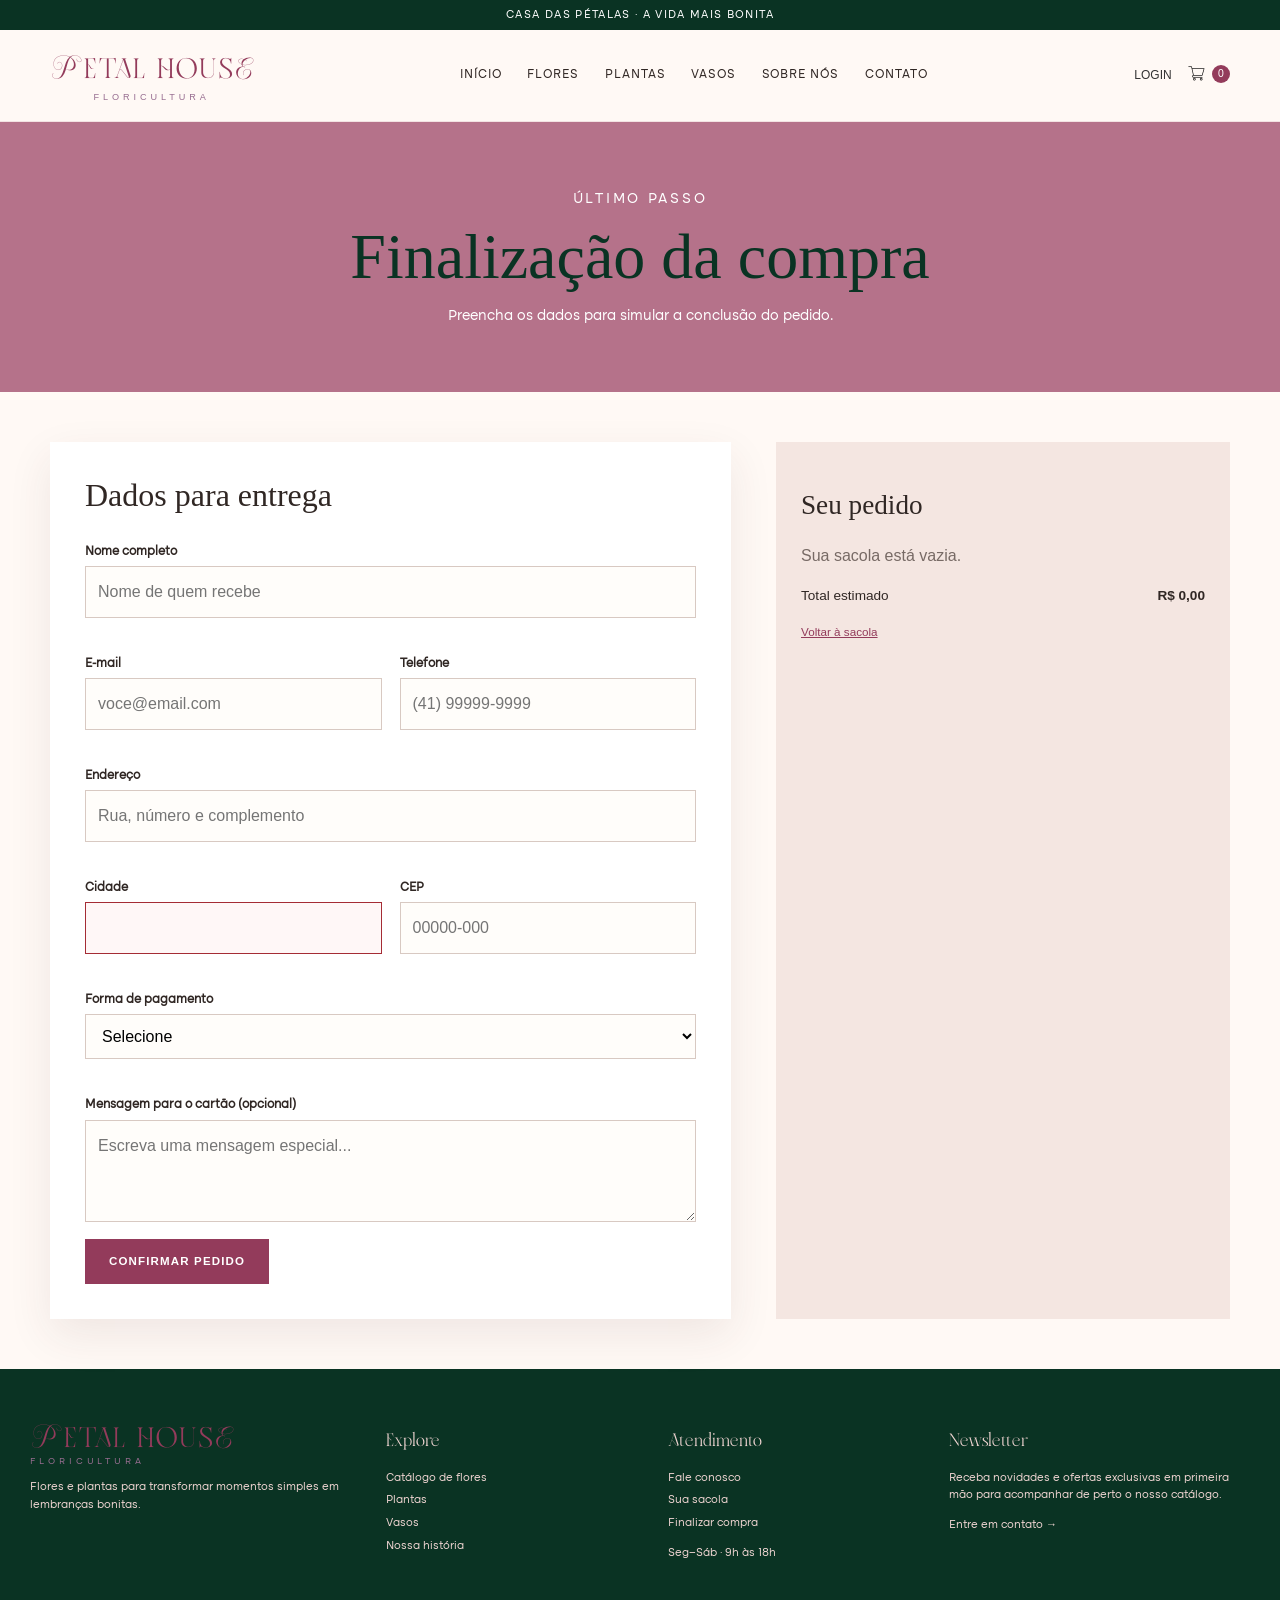
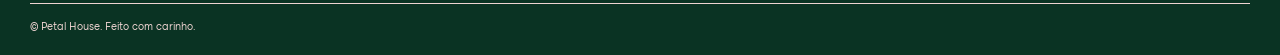
<file: html/checkout.html>
<!DOCTYPE html>
<html lang="pt-br">

<head>
    <meta charset="utf-8" />
    <meta content="width=device-width, initial-scale=1" name="viewport" />
    <meta content="Petal House — flores, plantas e presentes escolhidos com carinho." name="description" />
    <link rel="icon" type="image/jpeg" href="../imagens/icone.jpeg">
    <link href="../css/style.css" rel="stylesheet" />
    <script defer="" src="../js/app.js"></script>
    <title>Finalização da compra | Petal House</title>
</head>

<body>
    <a class="skip-link" href="#main-content">
        Pular para o conteúdo
    </a>

    <div class="announcement">
        CASA DAS PÉTALAS · A VIDA MAIS BONITA
    </div>

    <header class="site-header">
        <div class="header-inner">
            <button aria-expanded="false" aria-label="Abrir menu" class="menu-toggle" type="button">
                ☰
            </button>
            <a aria-label="Petal House — página inicial" class="brand" href="index.html">
                <span class="brand-name">
                    <span class="brand-initial">P</span><span class="brand-etal">ETAL</span>
                    <span class="brand-etal">HOUS</span><span class="brand-e">E</span>
                </span>
                <span class="brand-sub">Floricultura</span>
            </a>
            <nav aria-label="Navegação principal" class="main-nav">
                <a href="index.html">
                    Início
                </a>
                <a href="catalogo-flores.html">
                    Flores
                </a>
                <a href="catalogo-plantas.html">
                    Plantas
                </a>
                <a href="acessorios.html">
                    Vasos
                </a>
                <a href="sobre.html">
                    Sobre nós
                </a>
                <a href="contato.html">
                    Contato
                </a>
            </nav>
            <div class="header-actions">
                <a href="login.html" class="header-icon" aria-label="Login">
                    Login
                </a>

                <a href="carrinho.html" class="header-icon" aria-label="Seu carrinho">
                    <img src="../imagens/carrinho.png" alt="Carrinho" class="cart-icon-img">
                    <span class="cart-count" data-cart-count="">0</span>
                </a>
            </div>
        </div>
    </header>

    <main id="main-content">
        <section class="page-hero">
            <p class="eyebrow">
                ÚLTIMO PASSO
            </p>
            <h1>
                Finalização da compra
            </h1>
            <p>
                Preencha os dados para simular a conclusão do pedido.
            </p>
        </section>
        <section class="section">
            <div class="checkout-layout">

                <form class="form-card" data-demo-form="" id="checkout-form">
                    <h2 class="checkout-form-title">
                        Dados para entrega
                    </h2>
                    <div class="form-grid">
                        <div class="field full">
                            <label for="checkout-name">
                                Nome completo
                            </label>
                            <input autocomplete="name" id="checkout-name" minlength="3" name="name"
                                placeholder="Nome de quem recebe" required="" type="text" />
                        </div>
                        <div class="field">
                            <label for="checkout-email">
                                E-mail
                            </label>
                            <input autocomplete="email" id="checkout-email" name="email" placeholder="voce@email.com"
                                required="" type="email" />
                        </div>
                        <div class="field">
                            <label for="checkout-phone">
                                Telefone
                            </label>
                            <input autocomplete="tel" id="checkout-phone" name="phone" pattern="[0-9() +.-]{10,20}"
                                placeholder="(41) 99999-9999" required="" type="tel" />
                        </div>
                        <div class="field full">
                            <label for="checkout-address">
                                Endereço
                            </label>
                            <input autocomplete="street-address" id="checkout-address" minlength="5" name="address"
                                placeholder="Rua, número e complemento" required="" type="text" />
                        </div>
                        <div class="field">
                            <label for="checkout-city">
                                Cidade
                            </label>
                            <input autocomplete="address-level2" id="checkout-city" name="city" required=""
                                type="text" />
                        </div>
                        <div class="field">
                            <label for="checkout-zip">
                                CEP
                            </label>
                            <input autocomplete="postal-code" id="checkout-zip" inputmode="numeric" name="zip"
                                pattern="[0-9]{5}-?[0-9]{3}" placeholder="00000-000" required="" type="text" />
                        </div>
                        <div class="field full">
                            <label for="checkout-payment">
                                Forma de pagamento
                            </label>
                            <select id="checkout-payment" name="payment" required="">
                                <option value="">
                                    Selecione
                                </option>
                                <option value="pix">
                                    Pix
                                </option>
                                <option value="cartao">
                                    Cartão de crédito
                                </option>
                                <option value="cartao">
                                    Cartão de débito
                                </option>
                                <option value="entrega">
                                    Pagamento na entrega
                                </option>
                            </select>
                        </div>
                        <div class="field full">
                            <label for="checkout-note">
                                Mensagem para o cartão (opcional)
                            </label>
                            <textarea id="checkout-note" name="note" placeholder="Escreva uma mensagem especial..."
                                rows="3"></textarea>
                        </div>
                    </div>
                    <button class="button button-primary" type="submit">
                        Confirmar pedido
                    </button>
                </form>

                <aside aria-labelledby="checkout-summary-title" class="checkout-summary">
                    <h2 id="checkout-summary-title">
                        Seu pedido
                    </h2>
                    <div aria-live="polite" id="checkout-items">
                        <p class="muted">
                            Carregando itens da sacola...
                        </p>
                    </div>
                    <div class="summary-line">
                        <span>
                            Total estimado
                        </span>
                        <strong id="checkout-total">
                            R$ 0,00
                        </strong>
                    </div>
                    <a class="text-button" href="carrinho.html">
                        Voltar à sacola
                    </a>
                </aside>
            </div>
        </section>
    </main>

    <footer class="site-footer">
        <div class="footer-grid">
            <div class="footer-col">
                <a class="brand" href="index.html">
                    <span class="brand-name">
                        <span class="brand-initial">P</span><span class="brand-etal">ETAL</span>
                        <span class="brand-etal">HOUS</span><span class="brand-e">E</span>
                    </span>
                    <span class="brand-sub">Floricultura</span>
                </a>
                <p>
                    Flores e plantas para transformar momentos simples
                    em lembranças bonitas.
                </p>
            </div>
            <div class="footer-col">
                <h3>
                    Explore
                </h3>
                <a href="catalogo-flores.html">
                    Catálogo de flores
                </a>
                <a href="catalogo-plantas.html">
                    Plantas
                </a>
                <a href="acessorios.html">
                    Vasos
                </a>
                <a href="sobre.html">
                    Nossa história
                </a>
            </div>
            <div class="footer-col">
                <h3>
                    Atendimento
                </h3>
                <a href="contato.html">
                    Fale conosco
                </a>
                <a href="carrinho.html">
                    Sua sacola
                </a>
                <a href="checkout.html">
                    Finalizar compra
                </a>
                <p>
                    Seg–Sáb · 9h às 18h
                </p>
            </div>
            <div class="footer-col">
                <h3>
                    Newsletter
                </h3>
                <p>
                    Receba novidades e ofertas exclusivas em primeira mão para acompanhar de perto o nosso catálogo.
                </p>
                <a href="contato.html">
                    Entre em contato &rarr;
                </a>
            </div>
        </div>
        <div class="footer-bottom">
            <span>
                &copy;
                <span data-year="">
                </span>
                Petal House. Feito com carinho.
            </span>
        </div>
    </footer>

    <script>
        document.addEventListener("DOMContentLoaded", function () {
            const itemsContainer = document.querySelector("#checkout-items");
            const totalElement = document.querySelector("#checkout-total");
 
            const cart = JSON.parse(localStorage.getItem("petalCart") || "[]");

            const products = {
                "tulipa": {
                    name: "Tulipas",
                    price: 189.90
                },
                "rosa": {
                    name: "Rosas",
                    price: 149.90
                },
                "lirio": {
                    name: "Lírios",
                    price: 119.90
                },
                "espada": {
                    name: "Espada de São Jorge",
                    price: 159.90
                },
                "costela": {
                    name: "Costela-de-adão",
                    price: 89.90
                },
                "suculenta": {
                    name: "Trio de Suculentas",
                    price: 59.90
                },
                "vaso-decorativo": {
                    name: "Vasos Decorativos",
                    price: 79.90
                },
                "cachepot": {
                    name: "Cachepot Terracota",
                    price: 49.90
                }
            };

            function formatCurrency(value) {
                return new Intl.NumberFormat("pt-BR", {
                    style: "currency",
                    currency: "BRL"
                }).format(value);
            }

            let subtotal = 0;

            const itemsHTML = cart.map(function (item) {
                const product = products[item.id];

                if (!product) {
                    return "";
                }

                const quantity = Number(item.qty) || 0;
                const itemTotal = product.price * quantity;

                subtotal += itemTotal;

                return `
                    <div class="checkout-item">
                        <span>${product.name} × ${quantity}</span>
                        <strong>${formatCurrency(itemTotal)}</strong>
                    </div>
                `;
            }).join("");

            itemsContainer.innerHTML = itemsHTML ||
                '<p class="muted">Sua sacola está vazia.</p>';

            const delivery = subtotal > 0 ? 12 : 0;
            const total = subtotal + delivery;

            totalElement.textContent = formatCurrency(total);
        });
    </script>
</body>

</html>
</file>
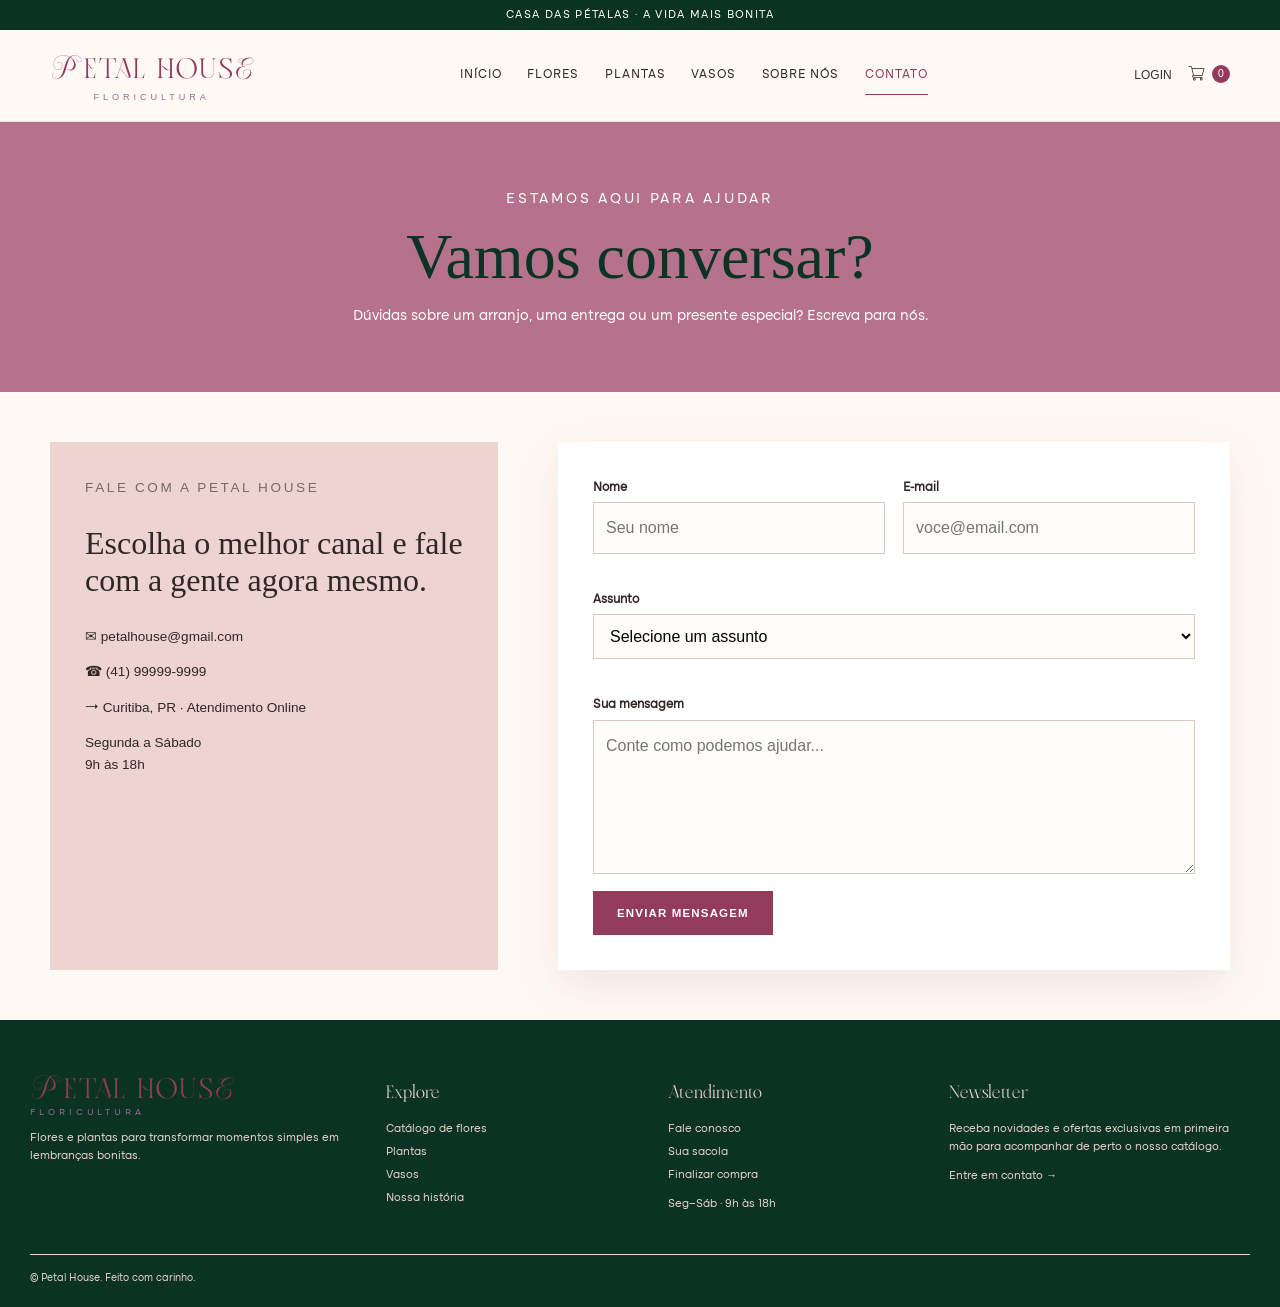
<file: html/contato.html>
<!DOCTYPE html>
<html lang="pt-br">

<head>
    <meta charset="utf-8" />
    <meta content="width=device-width, initial-scale=1" name="viewport" />
    <meta content="Petal House — flores, plantas e presentes escolhidos com carinho." name="description" />
    <link rel="icon" type="image/jpeg" href="../imagens/icone.jpeg">
    <link href="../css/style.css" rel="stylesheet" />
    <script defer="" src="../js/app.js"></script>
    <title>Contato | Petal House</title>
</head>

<body>
    <a class="skip-link" href="#main-content">
        Pular para o conteúdo
    </a>
    <div class="announcement">
        CASA DAS PÉTALAS · A VIDA MAIS BONITA
    </div>
    <header class="site-header">
        <div class="header-inner">
            <button aria-expanded="false" aria-label="Abrir menu" class="menu-toggle">
                ☰
            </button>
            <a aria-label="Petal House — página inicial" class="brand" href="index.html">
                <span class="brand-name">
                    <span class="brand-initial">P</span><span class="brand-etal">ETAL</span>
                    <span class="brand-etal">HOUS</span><span class="brand-e">E</span>
                </span>
                <span class="brand-sub">Floricultura</span>
            </a>
            <nav aria-label="Navegação principal" class="main-nav">
                <a href="index.html">
                    Início
                </a>
                <a href="catalogo-flores.html">
                    Flores
                </a>
                <a href="catalogo-plantas.html">
                    Plantas
                </a>
                <a href="acessorios.html">
                    Vasos
                </a>
                <a href="sobre.html">
                    Sobre nós
                </a>
                <a aria-current="page" href="contato.html">
                    Contato
                </a>
            </nav>
            <div class="header-actions">
                <a href="login.html" class="header-icon" aria-label="Login">
                    Login
                </a>

                <a href="carrinho.html" class="header-icon" aria-label="Seu carrinho">
                    <img src="../imagens/carrinho.png" alt="Carrinho" class="cart-icon-img">
                    <span class="cart-count" data-cart-count="">0</span>
                </a>
            </div>
        </div>
    </header>


    <main id="main-content">
        <section class="page-hero">
            <p class="eyebrow">
                ESTAMOS AQUI PARA AJUDAR
            </p>
            <h1>
                Vamos conversar?
            </h1>
            <p>
                Dúvidas sobre um arranjo, uma entrega ou um presente especial? Escreva para nós.
            </p>
        </section>
        <section class="section">
            <div class="contact-grid">
                <aside class="contact-details">
                    <p class="eyebrow" style="color:#776a65">
                        FALE COM A PETAL HOUSE
                    </p>
                    <h2>
                        Escolha o melhor canal e fale com a gente
                        agora mesmo.
                    </h2>
                    <p>
                        ✉ petalhouse@gmail.com
                    </p>
                    <p>
                        &phone; (41) 99999-9999
                    </p>
                    <p>
                        ⭢ Curitiba, PR · Atendimento Online
                    </p>
                    <p>
                        Segunda a Sábado
                        <br />
                        9h às 18h
                    </p>
                </aside>
                <div class="form-card">


                    <form data-demo-form="" id="contact-form">
                        <div class="form-grid">
                            <div class="field">
                                <label for="contact-name">
                                    Nome
                                </label>
                                <input id="contact-name" minlength="2" name="name" placeholder="Seu nome" required=""
                                    type="text" />
                            </div>
                            <div class="field">
                                <label for="contact-email">
                                    E-mail
                                </label>
                                <input id="contact-email" name="email" placeholder="voce@email.com" required=""
                                    type="email" />
                            </div>
                            <div class="field full">
                                <label for="contact-subject">
                                    Assunto
                                </label>
                                <select id="contact-subject" name="subject" required="">
                                    <option value="">
                                        Selecione um assunto
                                    </option>
                                    <option>
                                        Pedido e entrega
                                    </option>
                                    <option>
                                        Ajuda com um produto
                                    </option>
                                    <option>
                                        Eventos e casamentos
                                    </option>
                                    <option>
                                        Outro assunto
                                    </option>
                                </select>
                            </div>
                            <div class="field full">
                                <label for="contact-message">
                                    Sua mensagem
                                </label>
                                <textarea id="contact-message" minlength="10" name="message"
                                    placeholder="Conte como podemos ajudar..." required="" rows="5"></textarea>
                            </div>
                        </div>
                        <button class="button button-primary" type="submit">
                            Enviar mensagem
                        </button>
                    </form>
                </div>
            </div>
        </section>
    </main>


    <footer class="site-footer">
        <div class="footer-grid">
            <div class="footer-col">
                <a class="brand" href="index.html">
                    <span class="brand-name">
                        <span class="brand-initial">P</span><span class="brand-etal">ETAL</span>
                        <span class="brand-etal">HOUS</span><span class="brand-e">E</span>
                    </span>
                    <span class="brand-sub">Floricultura</span>
                </a>
                <p>
                    Flores e plantas para transformar momentos simples em lembranças bonitas.
                </p>
            </div>
            <div class="footer-col">
                <h3>
                    Explore
                </h3>
                <a href="catalogo-flores.html">
                    Catálogo de flores
                </a>
                <a href="catalogo-plantas.html">
                    Plantas
                </a>
                <a href="acessorios.html">
                    Vasos
                </a>
                <a href="sobre.html">
                    Nossa história
                </a>
            </div>
            <div class="footer-col">
                <h3>
                    Atendimento
                </h3>
                <a href="contato.html">
                    Fale conosco
                </a>
                <a href="carrinho.html">
                    Sua sacola
                </a>
                <a href="checkout.html">
                    Finalizar compra
                </a>
                <p>
                    Seg–Sáb · 9h às 18h
                </p>
            </div>
            <div class="footer-col">
                <h3>
                    Newsletter
                </h3>
                <p>
                    Receba novidades e ofertas exclusivas em primeira mão para acompanhar de perto o nosso catálogo.
                </p>
                <a href="contato.html">
                    Entre em contato &rarr;
                </a>
            </div>
        </div>
        <div class="footer-bottom">
            <span>
                &copy;
                <span data-year="">
                </span>
                Petal House. Feito com carinho.
            </span>
        </div>
    </footer>
</body>

</html>
</file>
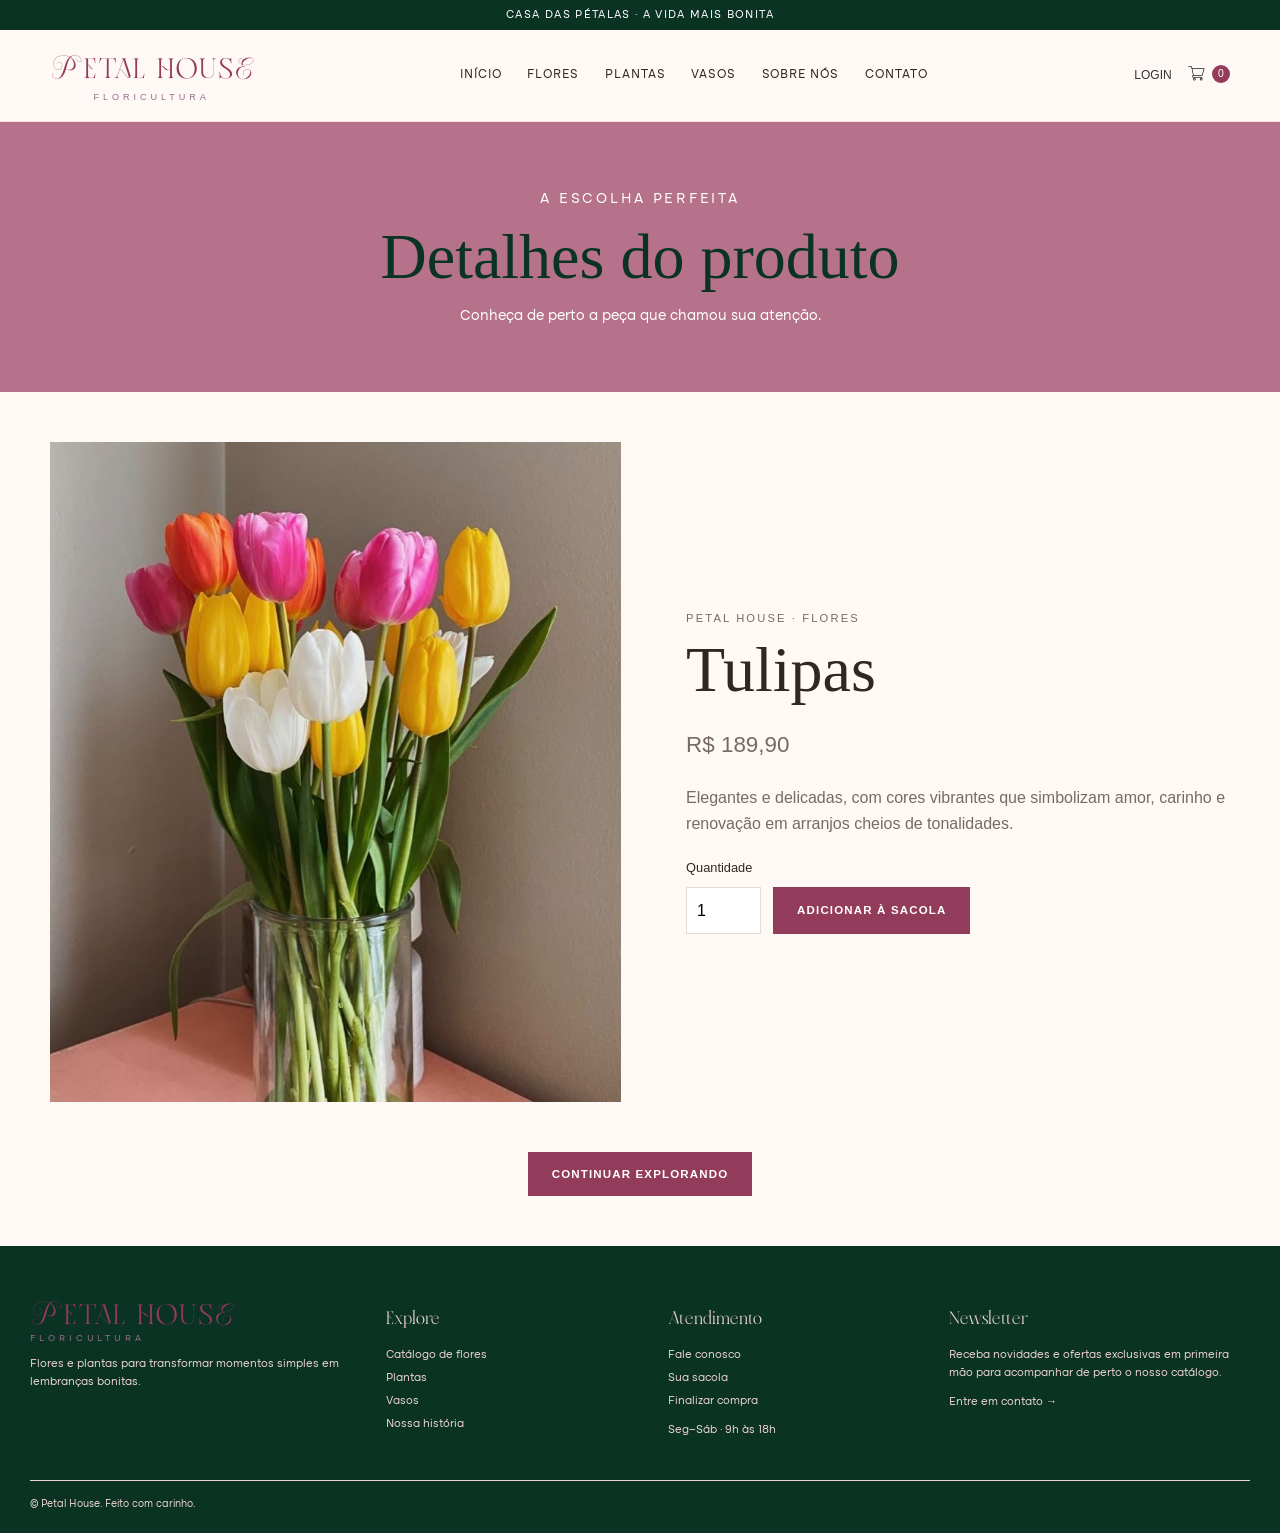
<file: html/detalhes.html>
<!DOCTYPE html>
<html lang="pt-br">

<head>
    <meta charset="utf-8" />
    <meta content="width=device-width, initial-scale=1" name="viewport" />
    <meta content="Petal House — flores, plantas e presentes escolhidos com carinho." name="description" />
    <link rel="icon" type="image/jpeg" href="../imagens/icone.jpeg">
    <link href="../css/style.css" rel="stylesheet" />
    <script defer="" src="../js/app.js"></script>
    <title>Detalhes do produto | Petal House</title>
</head>

<body>
    <a class="skip-link" href="#main-content">
        Pular para o conteúdo
    </a>
    <div class="announcement">
        CASA DAS PÉTALAS · A VIDA MAIS BONITA
    </div>
    <header class="site-header">
        <div class="header-inner">
            <button aria-expanded="false" aria-label="Abrir menu" class="menu-toggle">
                ☰
            </button>
            <a aria-label="Petal House — página inicial" class="brand" href="index.html">
                <span class="brand-name">
                    <span class="brand-initial">P</span><span class="brand-etal">ETAL</span>
                    <span class="brand-etal">HOUS</span><span class="brand-e">E</span>
                </span>
                <span class="brand-sub">Floricultura</span>
            </a>
            <nav aria-label="Navegação principal" class="main-nav">
                <a href="index.html">
                    Início
                </a>
                <a href="catalogo-flores.html">
                    Flores
                </a>
                <a href="catalogo-plantas.html">
                    Plantas
                </a>
                <a href="acessorios.html">
                    Vasos
                </a>
                <a href="sobre.html">
                    Sobre nós
                </a>
                <a href="contato.html">
                    Contato
                </a>
            </nav>
            <div class="header-actions">
                <a href="login.html" class="header-icon" aria-label="Login">
                    Login
                </a>

                <a href="carrinho.html" class="header-icon" aria-label="Seu carrinho">
                    <img src="../imagens/carrinho.png" alt="Carrinho" class="cart-icon-img">
                    <span class="cart-count" data-cart-count="">0</span>
                </a>
            </div>
        </div>
    </header>


    <main id="main-content">
        <section class="page-hero">
            <p class="eyebrow">
                A ESCOLHA PERFEITA
            </p>
            <h1>
                Detalhes do produto
            </h1>
            <p>
                Conheça de perto a peça que chamou sua atenção.
            </p>
        </section>
        <section class="section">


            <div class="detail-layout" id="product-detail">
            </div>
            <div class="center spaced">
                <a class="button button-outline" href="catalogo-flores.html">
                    Continuar explorando
                </a>
            </div>
        </section>
    </main>


    <footer class="site-footer">
        <div class="footer-grid">
            <div class="footer-col">
                <a class="brand" href="index.html">
                    <span class="brand-name">
                        <span class="brand-initial">P</span><span class="brand-etal">ETAL</span>
                        <span class="brand-etal">HOUS</span><span class="brand-e">E</span>
                    </span>
                    <span class="brand-sub">Floricultura</span>
                </a>
                <p>
                    Flores e plantas para transformar momentos simples em lembranças bonitas.
                </p>
            </div>
            <div class="footer-col">
                <h3>
                    Explore
                </h3>
                <a href="catalogo-flores.html">
                    Catálogo de flores
                </a>
                <a href="catalogo-plantas.html">
                    Plantas
                </a>
                <a href="acessorios.html">
                    Vasos
                </a>
                <a href="sobre.html">
                    Nossa história
                </a>
            </div>
            <div class="footer-col">
                <h3>
                    Atendimento
                </h3>
                <a href="contato.html">
                    Fale conosco
                </a>
                <a href="carrinho.html">
                    Sua sacola
                </a>
                <a href="checkout.html">
                    Finalizar compra
                </a>
                <p>
                    Seg–Sáb · 9h às 18h
                </p>
            </div>
            <div class="footer-col">
                <h3>
                    Newsletter
                </h3>
                <p>
                    Receba novidades e ofertas exclusivas em primeira mão para acompanhar de perto o nosso catálogo.
                </p>
                <a href="contato.html">
                    Entre em contato &rarr;
                </a>
            </div>
        </div>
        <div class="footer-bottom">
            <span>
                &copy;
                <span data-year="">
                </span>
                Petal House. Feito com carinho.
            </span>
        </div>
    </footer>
</body>

</html>
</file>
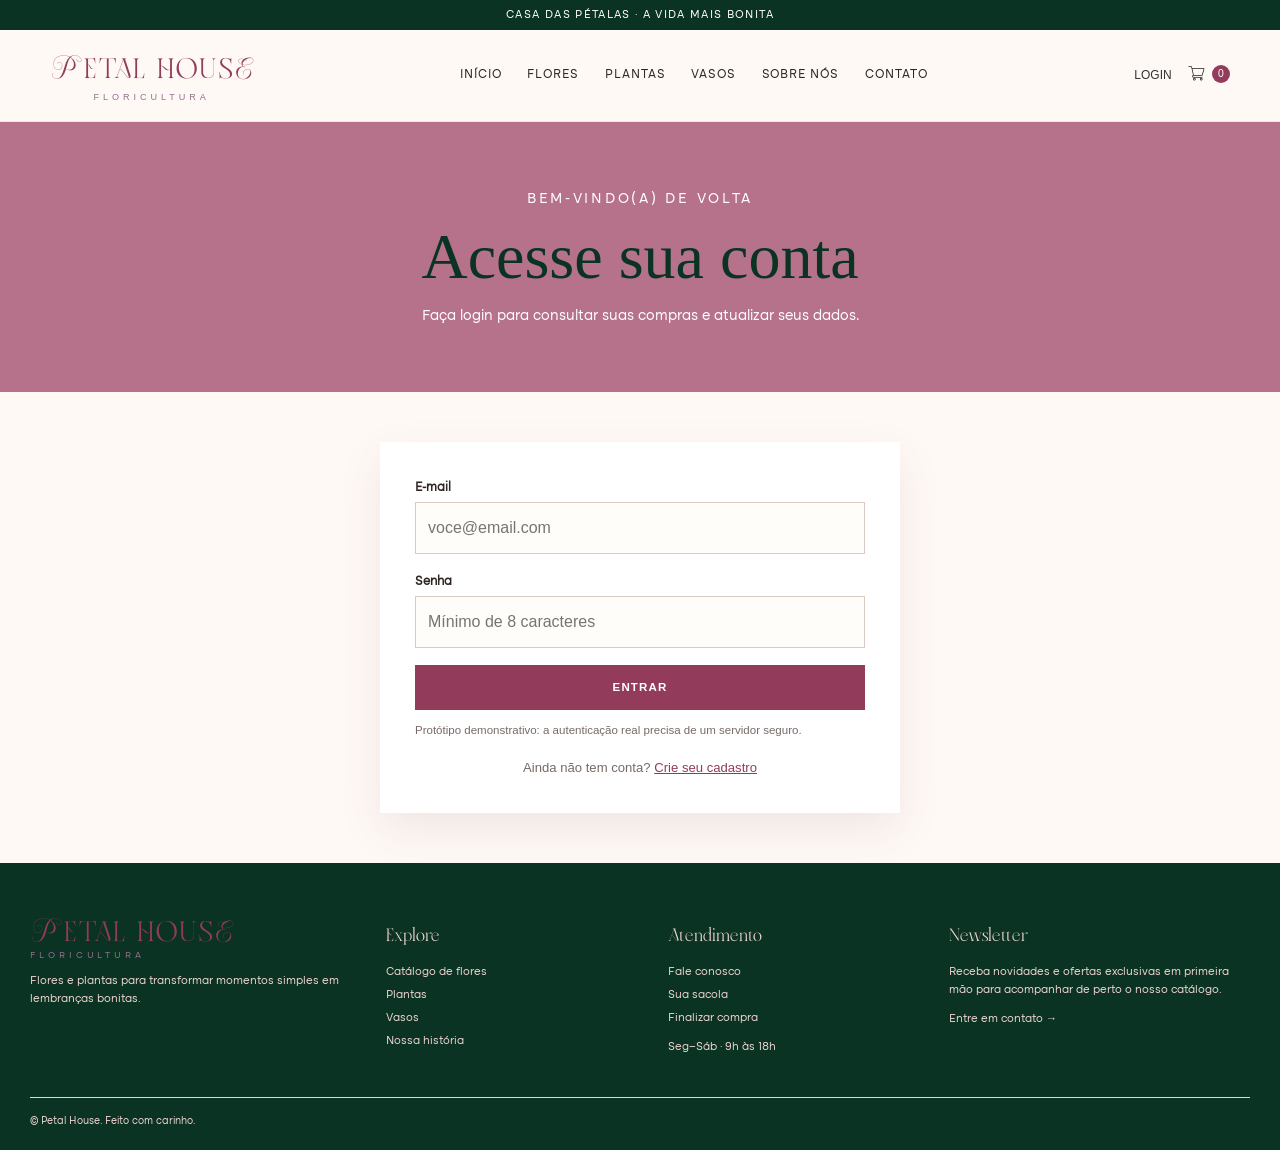
<file: html/login.html>
<!DOCTYPE html>
<html lang="pt-br">

<head>
    <meta charset="utf-8" />
    <meta content="width=device-width, initial-scale=1" name="viewport" />
    <meta content="Petal House — flores, plantas e presentes escolhidos com carinho." name="description" />
    <link rel="icon" type="image/jpeg" href="../imagens/icone.jpeg">
    <link href="../css/style.css" rel="stylesheet" />
    <script defer="" src="../js/app.js"></script>
    <title>Login | Petal House</title>
</head>

<body>
    <a class="skip-link" href="#main-content">
        Pular para o conteúdo
    </a>
    <div class="announcement">
        CASA DAS PÉTALAS · A VIDA MAIS BONITA
    </div>
    <header class="site-header">
        <div class="header-inner">
            <button aria-expanded="false" aria-label="Abrir menu" class="menu-toggle">
                ☰
            </button>
            <a aria-label="Petal House — página inicial" class="brand" href="index.html">
                <span class="brand-name">
                    <span class="brand-initial">P</span><span class="brand-etal">ETAL</span>
                    <span class="brand-etal">HOUS</span><span class="brand-e">E</span>
                </span>
                <span class="brand-sub">Floricultura</span>
            </a>
            <nav aria-label="Navegação principal" class="main-nav">
                <a href="index.html">
                    Início
                </a>
                <a href="catalogo-flores.html">
                    Flores
                </a>
                <a href="catalogo-plantas.html">
                    Plantas
                </a>
                <a href="acessorios.html">
                    Vasos
                </a>
                <a href="sobre.html">
                    Sobre nós
                </a>
                <a href="contato.html">
                    Contato
                </a>
            </nav>
            <div class="header-actions">
                <a href="login.html" class="header-icon" aria-label="Login">
                    Login
                </a>

                <a href="carrinho.html" class="header-icon" aria-label="Seu carrinho">
                    <img src="../imagens/carrinho.png" alt="Carrinho" class="cart-icon-img">
                    <span class="cart-count" data-cart-count="">0</span>
                </a>
            </div>
        </div>
    </header>


    <main id="main-content">
        <section class="page-hero">
            <p class="eyebrow">
                BEM-VINDO(A) DE VOLTA
            </p>
            <h1>
                Acesse sua conta
            </h1>
            <p>
                Faça login para consultar suas compras e atualizar seus dados.
            </p>
        </section>
        <section class="section">
            <div class="auth-wrap form-card">


                <form data-demo-form="" id="login-form">
                    <div class="field">
                        <label for="login-email">
                            E-mail
                        </label>
                        <input autocomplete="email" id="login-email" name="email" placeholder="voce@email.com"
                            required="" type="email" />
                    </div>
                    <div class="field">
                        <label for="login-password">
                            Senha
                        </label>
                        <input autocomplete="current-password" id="login-password" minlength="8" name="password"
                            placeholder="Mínimo de 8 caracteres" required="" type="password" />
                    </div>
                    <button class="button button-primary" style="width:100%" type="submit">
                        Entrar
                    </button>
                    <p class="summary-note">
                        Protótipo demonstrativo: a autenticação real precisa de um servidor seguro.
                    </p>
                </form>
                <div class="auth-switch">
                    Ainda não tem conta?
                    <a href="cadastro.html">
                        Crie seu cadastro
                    </a>
                </div>
            </div>
        </section>
    </main>


    <footer class="site-footer">
        <div class="footer-grid">
            <div class="footer-col">
                <a class="brand" href="index.html">
                    <span class="brand-name">
                        <span class="brand-initial">P</span><span class="brand-etal">ETAL</span>
                        <span class="brand-etal">HOUS</span><span class="brand-e">E</span>
                    </span>
                    <span class="brand-sub">Floricultura</span>
                </a>
                <p>
                    Flores e plantas para transformar momentos simples em lembranças bonitas.
                </p>
            </div>
            <div class="footer-col">
                <h3>
                    Explore
                </h3>
                <a href="catalogo-flores.html">
                    Catálogo de flores
                </a>
                <a href="catalogo-plantas.html">
                    Plantas
                </a>
                <a href="acessorios.html">
                    Vasos
                </a>
                <a href="sobre.html">
                    Nossa história
                </a>
            </div>
            <div class="footer-col">
                <h3>
                    Atendimento
                </h3>
                <a href="contato.html">
                    Fale conosco
                </a>
                <a href="carrinho.html">
                    Sua sacola
                </a>
                <a href="checkout.html">
                    Finalizar compra
                </a>
                <p>
                    Seg–Sáb · 9h às 18h
                </p>
            </div>
            <div class="footer-col">
                <h3>
                    Newsletter
                </h3>
                <p>
                    Receba novidades e ofertas exclusivas em primeira mão para acompanhar de perto o nosso catálogo.
                </p>
                <a href="contato.html">
                    Entre em contato &rarr;
                </a>
            </div>
        </div>
        <div class="footer-bottom">
            <span>
                &copy;
                <span data-year="">
                </span>
                Petal House. Feito com carinho.
            </span>
        </div>
    </footer>
</body>

</html>
</file>
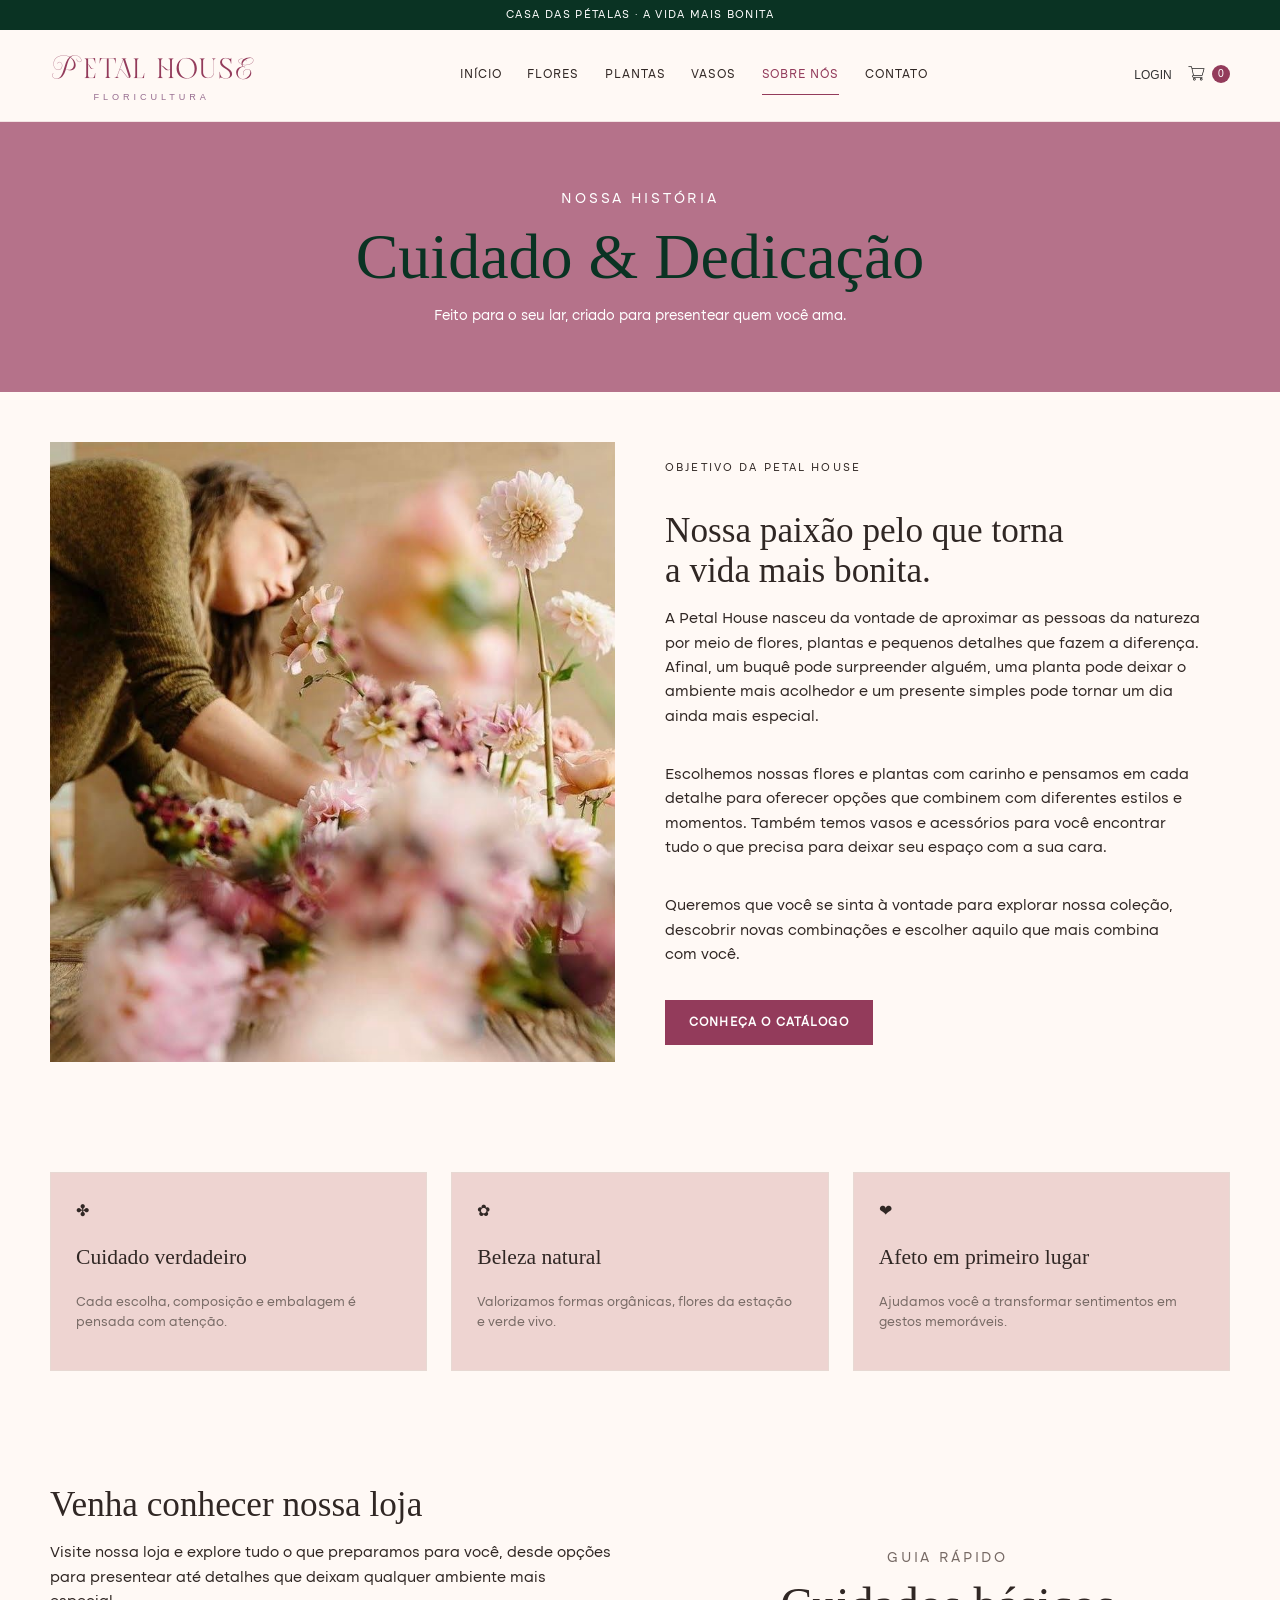
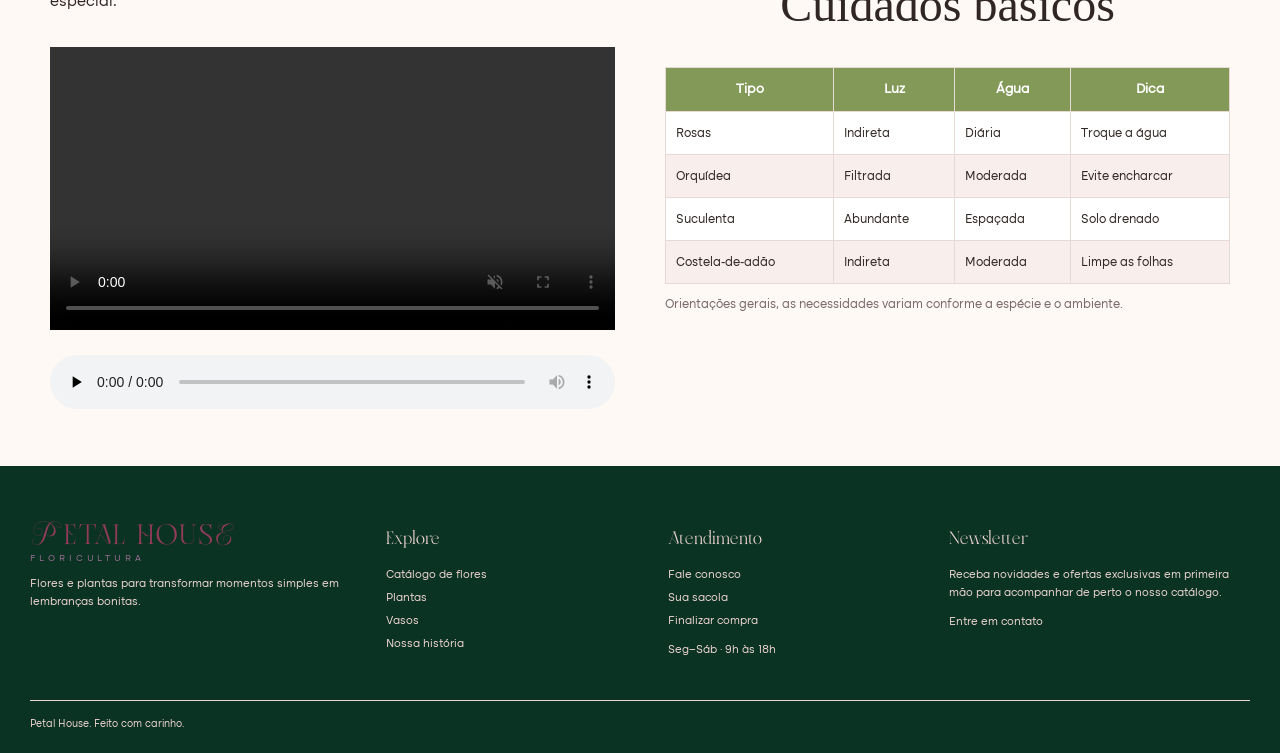
<file: html/sobre.html>
<!DOCTYPE html>
<html lang="pt-br">

<head>
    <meta charset="utf-8" />
    <meta content="width=device-width, initial-scale=1" name="viewport" />
    <meta content="Petal House — flores, plantas e presentes escolhidos com carinho." name="description" />
    <link rel="icon" type="image/jpeg" href="../imagens/icone.jpeg">
    <link href="../css/style.css" rel="stylesheet" />
    <script defer="" src="../js/app.js"></script>
    <title>Sobre nós | Petal House</title>
</head>

<body>
    <a class="skip-link" href="#main-content">
        Pular para o conteúdo
    </a>
    <div class="announcement">
        CASA DAS PÉTALAS · A VIDA MAIS BONITA
    </div>
    <header class="site-header">
        <div class="header-inner">
            <button aria-expanded="false" aria-label="Abrir menu" class="menu-toggle">
                ☰
            </button>
            <a aria-label="Petal House — página inicial" class="brand" href="index.html">
                <span class="brand-name">
                    <span class="brand-initial">P</span><span class="brand-etal">ETAL</span>
                    <span class="brand-etal">HOUS</span><span class="brand-e">E</span>
                </span>
                <span class="brand-sub">Floricultura</span>
            </a>
            <nav aria-label="Navegação principal" class="main-nav">
                <a href="index.html">
                    Início
                </a>
                <a href="catalogo-flores.html">
                    Flores
                </a>
                <a href="catalogo-plantas.html">
                    Plantas
                </a>
                <a href="acessorios.html">
                    Vasos
                    <a aria-current="page" href="sobre.html">
                        Sobre nós
                    </a>
                    <a href="contato.html">
                        Contato
                    </a>
            </nav>
            <div class="header-actions">
                <a href="login.html" class="header-icon" aria-label="Login">
                    Login
                </a>

                <a href="carrinho.html" class="header-icon" aria-label="Seu carrinho">
                    <img src="../imagens/carrinho.png" alt="Carrinho" class="cart-icon-img">
                    <span class="cart-count" data-cart-count="">0</span>
                </a>
            </div>
        </div>
    </header>


    <main id="main-content">
        <section class="page-hero">
            <p class="eyebrow">
                NOSSA HISTÓRIA
            </p>
            <h1>
                Cuidado & Dedicação
            </h1>
            <p>
                Feito para o seu lar, criado para presentear quem você ama.
            </p>
        </section>
        <section class="section">
            <div class="about-grid">
                <img src="../imagens/florista4.jpeg" alt="Florista preparando um arranjo delicado">
                <div class="prose">
                    <p class="eyebrow">
                        OBJETIVO DA PETAL HOUSE
                    </p>
                    <h2>
                        Nossa paixão pelo que torna
                        <br>a vida mais bonita.
                    </h2>
                    <p>
                        A Petal House nasceu da vontade de aproximar as pessoas da natureza<br>
                        por meio de flores, plantas e pequenos detalhes que fazem a diferença. Afinal, um buquê pode surpreender alguém, 
                        uma planta pode deixar o ambiente mais acolhedor e um presente simples pode tornar um dia<br>
                        ainda mais especial.
                    </p>
                        Escolhemos nossas flores e plantas com carinho e pensamos em cada detalhe para oferecer opções que
                        combinem com diferentes estilos e momentos. Também temos vasos e acessórios para você encontrar<br>
                        tudo o que precisa para deixar seu espaço com a sua cara.
                    </p>
                        Queremos que você se sinta à vontade para explorar nossa coleção, descobrir novas combinações e
                        escolher aquilo que mais combina<br>
                        com você.
                    </p>
                    <a class="button button-primary" href="catalogo-flores.html">
                        Conheça o catálogo
                    </a>
                </div>
            </div>
            <div class="values-grid">
                <article class="value-card">
                    <span class="flower-mark">
                        ✤
                    <h3>
                        Cuidado verdadeiro
                    </h3>
                    <p>
                        Cada escolha, composição e embalagem é pensada com atenção.
                    </p>
                </article>
                <article class="value-card">
                    <span class="flower-mark">
                        ✿
                    </span>
                    <h3>
                        Beleza natural
                    </h3>
                    <p>
                        Valorizamos formas org&acirc;nicas, flores da estação<br>e verde vivo.
                    </p>
                </article>
                <article class="value-card">
                    <span class="flower-mark">
                        ❤
                    </span>
                    <h3>
                        Afeto em primeiro lugar
                    </h3>
                    <p>
                        Ajudamos você a transformar sentimentos em gestos memoráveis.
                    </p>
                </article>
            </div>
        </section>
    </main>
    <section aria-labelledby="care-title" class="section">
        <div class="about-grid">
            <div class="prose">
                <h2>
                    Venha conhecer nossa loja
                </h2>
                <p>
                    Visite nossa loja e explore tudo o que preparamos para você,
                    desde opções para presentear até detalhes que deixam qualquer ambiente mais especial.
                </p>
                <video aria-label="Vídeo da loja" controls loop autoplay muted width="100%">
                    <source src="../videos/videoloja.mp4" type="video/mp4">
                    Seu navegador não consegue reproduzir este vídeo.
                </video>
                <audio aria-label="Áudio demonstrativo" controls="" preload="none" style="width:100%;margin-top:18px">
                    <source src="../audio/audionatureza.mp3" type="audio/mpeg" />
                    Seu navegador não consegue reproduzir este áudio.
                </audio>
            </div>
            <div>
                <div class="section-heading">
                    <p class="eyebrow">
                        GUIA RÁPIDO
                    </p>
                    <h2>
                        Cuidados básicos
                    </h2>
                </div>
                <div style="overflow-x:auto">
                    <table class="care-table">
                        <thead>
                            <tr>
                                <th>
                                    Tipo
                                </th>
                                <th>
                                    Luz
                                </th>
                                <th>
                                    Água
                                </th>
                                <th>
                                    Dica
                                </th>
                            </tr>
                        </thead>
                        <tbody>
                            <tr>
                                <td>
                                    Rosas
                                </td>
                                <td>
                                    Indireta
                                </td>
                                <td>
                                    Diária
                                </td>
                                <td>
                                    Troque a água
                                </td>
                            </tr>
                            <tr>
                                <td>
                                    Orquídea
                                </td>
                                <td>
                                    Filtrada
                                </td>
                                <td>
                                    Moderada
                                </td>
                                <td>
                                    Evite encharcar
                                </td>
                            </tr>
                            <tr>
                                <td>
                                    Suculenta
                                </td>
                                <td>
                                    Abundante
                                </td>
                                <td>
                                    Espaçada
                                </td>
                                <td>
                                    Solo drenado
                                </td>
                            </tr>
                            <tr>
                                <td>
                                    Costela-de-adão
                                </td>
                                <td>
                                    Indireta
                                </td>
                                <td>
                                    Moderada
                                </td>
                                <td>
                                    Limpe as folhas
                                </td>
                            </tr>
                        </tbody>
                    </table>
                </div>
                <p class="summary-note">
                    Orientações gerais, as necessidades variam conforme a espécie e o ambiente.
                </p>
            </div>
        </div>
    </section>


    <footer class="site-footer">
        <div class="footer-grid">
            <div class="footer-col">
                <a class="brand" href="index.html">
                    <span class="brand-name">
                        <span class="brand-initial">P</span><span class="brand-etal">ETAL</span>
                        <span class="brand-etal">HOUS</span><span class="brand-e">E</span>
                    </span>
                    <span class="brand-sub">Floricultura</span>
                </a>
                <p>
                    Flores e plantas para transformar momentos simples em lembranças bonitas.
                </p>
            </div>
            <div class="footer-col">
                <h3>
                    Explore
                </h3>
                <a href="catalogo-flores.html">
                    Catálogo de flores
                </a>
                <a href="catalogo-plantas.html">
                    Plantas
                </a>
                <a href="acessorios.html">
                    Vasos
                </a>
                <a href="sobre.html">
                    Nossa história
                </a>
            </div>
            <div class="footer-col">
                <h3>
                    Atendimento
                </h3>
                <a href="contato.html">
                    Fale conosco
                </a>
                <a href="carrinho.html">
                    Sua sacola
                </a>
                <a href="checkout.html">
                    Finalizar compra
                </a>
                <p>
                    Seg–Sáb · 9h às 18h
                </p>
            </div>
            <div class="footer-col">
                <h3>
                    Newsletter
                </h3>
                <p>
                    Receba novidades e ofertas exclusivas em primeira mão para acompanhar de perto o nosso catálogo.
                </p>
                <a href="contato.html">
                    Entre em contato
                </a>
            </div>
        </div>
        <div class="footer-bottom">
            <span>
                <span data-year="">
                </span>
                Petal House. Feito com carinho.
            </span>
        </div>
    </footer>
</body>

</html>
</file>
<file: css/style.css>
@font-face {
  font-family: 'Demostarglace';
  src: url('../fontes/Demostarglace-2vG2d.otf') format('opentype');
}
.brand-name {
    font-size: 1.9rem;
}
.brand-initial {
  font-family: 'Demostarglace', cursive, serif;
  display: inline-block;
  transform: skewX(19deg); 
  font-size: 1.65rem;
  vertical-align: 1px;
  margin-right: 8px; 
}
.brand-e {
    font-family: 'Demostarglace', cursive, serif;
    display: inline-block;
    transform: skewX(16deg); 
    font-size: 1.60rem;
}
@font-face {
    font-family: 'Soligant';
    src: url('../fontes/Soligant.ttf') format('truetype');
}
.brand-etal {
  font-family: 'Soligant', var(--serif); 
  text-transform: uppercase;                    
  font-size: 0.9em;                               
  letter-spacing: 0.08em;                        
}
@font-face {
    font-family: 'Altone Trial';
    src: url('../fontes/Altone Trial-Regular.ttf') format('truetype');
}


:root {
    --wine:#933B5B;
    --rose:#B5728A;
    --plum:#976D90;
    --red:#0A3323;
    --sage:#839958;
    --sand:#9F9679;
    --teal:#105666;
    --coral:#D3968C;
    --blush:#EED4D1;
    --paper:#FFF9F5;
    --ink:#302724;
    --muted:#776a65;
    --line:#e7d9d3;
    --serif:Georgia,'Times New Roman',serif;
    --sans:Arial,Helvetica,sans-serif;
    --shadow:0 16px 42px rgba(75,43,48,.09);
    --radius:3px;
}
* {
    box-sizing:border-box
}
html {
    scroll-behavior:smooth
}
body {
    margin:0;
    background:var(--paper);
    color:var(--ink);
    font-family:var(--sans);
    line-height:1.6
}
img {
    display:block;
    max-width:100%
}
a {
    color:inherit;
    text-decoration:none
}
button,input,select,textarea {
    font:inherit
}
button,a,input,select,textarea {
    -webkit-tap-highlight-color:transparent
}
button:focus-visible,a:focus-visible,input:focus-visible,select:focus-visible,textarea:focus-visible {
    outline:3px solid var(--teal);
    outline-offset:3px
}
.skip-link {
    position:absolute;
    left:-999px;
    top:8px;
    background:white;
    padding:10px;
    z-index:100;
}
.skip-link:focus {
    left:8px;
}
.announcement {
    background:#0A3323;
    color:white;
    text-align:center;
    padding:6px 12px;
    font-size:.7rem;
    font-family: 'Altone Trial', sans-serif;
    letter-spacing:.12em;
}
.header-icon img.cart-icon-img {
    width: 20px;
    height: auto;
    display:inline-block;
    vertical-align: middle;
    position: relative;
    top: -2px;
}
.site-header {
    background:rgba(255,249,245,.97);
    position:sticky;
    top:0;
    z-index:30;
    border-bottom:1px solid rgba(147,59,91,.12);
}
.header-inner {
    max-width:1240px;
    margin:auto;
    min-height:91px;
    padding:13px 30px;
    display:flex;
    align-items:center;
    justify-content:space-between;
    gap:28px;
}
.brand {
    display:flex;
    flex-direction:column;
    align-items:center;
    line-height:1.05;
    min-width:170px;
}
.brand-name {
    font:2rem var(--serif);
    letter-spacing:.04em;
    color:var(--wine);
}
.brand-sub {
    font-size:.57rem;
    letter-spacing:.43em;
    text-transform:uppercase;
    color:var(--plum);
    margin-top:7px;
}
.main-nav {
    display:flex;
    align-items:center;
    justify-content:center;
    gap:clamp(14px,2vw,28px);
}
.main-nav a {
    font-size:.75rem;
    font-family: 'Altone Trial', sans-serif;
    text-transform:uppercase;
    letter-spacing:.08em;
    padding:9px 0;
    border-bottom:1px solid transparent
}
.main-nav a:hover,.main-nav a[aria-current="page"] {
    border-color:var(--wine);
    color:var(--wine);
}
.header-actions {
    display:flex;
    align-items:center;
    gap:15px;
}
.header-actions .header-icon {
    font-family: inherit;
    font-size: 12px;
    font-weight: normal;
    color: #333;
    text-decoration: none;
    width: auto;
    height: auto;
    text-transform: uppercase;
}
.header-icon {
    font-size:1.15rem;
    position:relative;
}
.cart-count {
    display:inline-grid;
    place-items:center;
    min-width:18px;
    height:18px;
    padding:0 4px;
    border-radius:50%;
    background:var(--wine);
    color:white;
    font-size:.65rem;
    vertical-align:top;
    margin-left:2px
}
.menu-toggle {
    display:none;
    background:none;
    border:1px solid var(--line);
    padding:7px 10px;
    color:var(--wine);
}
.hero {
    min-height:580px;
    display:grid;
    place-items:center;
    text-align:center;
    position:relative;
    isolation:isolate;
    background: linear-gradient(0deg, rgba(43, 30, 34, .43), rgba(43, 30, 34, .18)),
    url("../imagens/inicio.jpeg") center 48% / cover;
    color:white;
}
.hero:after {
    content:"";
    position:absolute;
    inset:20px;
    border:1px solid rgba(255,255,255,.45);
    z-index:-1;
}
.hero-content {
    max-width:900px;
    padding:80px 24px;
}
.hero-kicker, .eyebrow {
    font-size:.7rem;
    letter-spacing:.19em;
    text-transform:uppercase;
}
.hero h1 {
    font:clamp(2.5rem,6vw,5.2rem)/.98 var(--serif);
    font-weight:400;
    margin:20px 0; 
}
.hero p {
    max-width:600px;
    margin:0 auto 27px;
    font-size:.94rem;
    font-family: 'Altone Trial', sans-serif; 
}
.hero-seal {
    font: 1rem var(--serif);
    letter-spacing:.25em;
    margin-bottom:18px;
}
.button {
    display:inline-flex;
    align-items:center;
    justify-content:center;
    gap:8px;
    border:1px solid transparent;
    padding:12px 23px;
    text-transform:uppercase;
    letter-spacing:.1em;
    font-size:.72rem;
    font-weight:700;
    cursor:pointer;
    transition:background .2s,color .2s,border-color .2s;
}
.button-primary {
    background:var(--wine);
    color:white;
}
.button-primary:hover {
    background:#702b45;
}
.button-light {
    background:var(--blush);
    color:var(--wine);
}
.button-primary {
    background: var(--wine);
    color: white;
}

.button-primary:hover {
    background: #702b45;
}

.button-light {
    background: var(--blush);
    color: var(--wine);
}

.button-light:hover {
    background: white;
}

.button-outline {
    border: 1px solid var(--wine);
    color: white;
    background: var(--wine);
}

.button-outline:hover {
    background: white;
    color: var(--wine);
}

.button:disabled,
.button.disabled {
    opacity: .45;
    pointer-events: none;
}
.intro-band {
    background:var(--blush);
    padding:60px 24px;
    text-align:center
}
.intro-inner {
    max-width:720px;
    margin:auto
}
.flower-mark img {
    width: 83px;
    height:auto;
    display: block;
    margin: 0 auto;
}
.intro-band h2,.section-heading h2 {
    font:clamp(2rem,4vw,3rem) var(--serif);
    font-weight:400;
    margin:8px 0 18px;
}
.intro-band p, .section-heading p {
    font-family: 'Altone Trial', sans-serif;
    font-size:.90rem;
    color:#594641;
}
.section {
    max-width:1240px;
    margin:auto;
    padding:50px 30px;
}
.section-heading {
    text-align:center;
    margin-bottom:35px;
}
.section-heading p {
    color:var(--muted);
    font-size:.88rem;
}
.eyebrow {
    color:var(--plum);
    margin:0 0 7px;
}
.category-grid {
    display:grid;
    grid-template-columns:repeat(3,1fr);
    gap:26px;
}
.category-card {
    text-align:center;
}
.category-card img {
    width:100%;
    height:300px;
    object-fit:cover;
    transition:transform .5s;
}
.category-card a.image-wrap {
    display:block;
    overflow:hidden;
}
.category-card a.image-wrap:hover img {
    transform:scale(1.04)
}
.category-card h3 {
    font:1.9rem var(--serif);
    font-weight:400;
    margin:18px 0 5px;
}
.category-card p {
    font-size:.76rem;
    font-family: 'Altone Trial', sans-serif;
    color:var(--muted);
    max-width:290px;
    margin:0 auto 18px;
}
.feature-band {
    background:#976D90;
    color:white;
    padding:60px 30px;
}
.feature-inner {
    max-width:1120px;
    margin:auto;
    display:flex;
    align-items:center;
    justify-content:space-between;
    gap:40px;
}
.feature-inner h2 {
    font:clamp(2rem,4vw,3.2rem) var(--serif);
    font-weight:400;
    max-width:600px;
    margin:0
}
.feature-inner p {
    max-width:430px;
    color:#e5eeee;
}
.product-grid {
    display:grid;
    grid-template-columns:repeat(4,minmax(0,1fr));
    gap:22px;
}
.product-card {
    min-width:0;
    background:white;
    border:1px solid #f0e5df;
    transition:box-shadow .2s,transform .2s
}
.product-card p {
    font-family: 'Altone Trial', sans-serif;
    font-size: 12px;
    line-height: 1.35;
}
.product-card:hover {
    box-shadow:var(--shadow);
    transform:translateY(-3px);
}
.product-image {
    display:block;
    position:relative;
    overflow:hidden;
    background:var(--blush);
}
.product-image img {
    width:100%;
    height:280px;
    object-fit:cover;
    transition:transform .4s;
}
.product-card:hover .product-image img {
    transform:scale(1.03)
}
.product-tag {
    position:absolute;
    top:12px;
    left:12px;
    background:var(--paper);
    color:var(--wine);
    font-size:.65rem;
    padding:5px 9px;
}
.product-info {
    padding:17px;
}
.product-info h3 {
    font:1.35rem var(--serif);
    font-weight:400;
    margin:3px 0 7px;
}
.product-info .eyebrow {
    font-size:.6rem;
}
.product-description {
    font-size: 77rem;
    font-family: 'Altone Trial', sans-serif;
    color:var(--muted);
    min-height:48px;
}
.product-buy {
    display:flex;
    justify-content:space-between;
    align-items:center;
    margin-top:13px;
}
.product-buy strong {
    font-size:.9rem;
}
.icon-button {
    border:1px solid var(--wine);
    background:white;
    color:var(--wine);
    width:36px;
    height:36px;
    font-size:1.3rem;
    cursor:pointer;
}
.icon-button:hover {
    background:var(--wine);
    color:white;
}
.gallery-strip {
    display:grid;
    grid-template-columns:repeat(4,1fr);
    gap:5px;
}
.gallery-strip img {
    height:230px;
    width:100%;
    object-fit:cover;
}
.newsletter {
    background:var(--blush);
    text-align:center;
    padding:50px 20px;
}
.newsletter h2 {
    font:2rem var(--serif);
    font-weight:400;
    margin:0 0 8px
}
.newsletter p {
    font-size:.84rem
}
.newsletter-form {
    display:flex;
    max-width:490px;
    margin:20px auto 0
}
.newsletter-form input {
    flex:1;
    min-width:0;
    background:transparent;
    border:0;
    border-bottom:1px solid var(--wine);
    padding:12px
}
.newsletter-form button {
    border:0;
    background:var(--wine);
    color:white;
    padding:0 18px;
    text-transform:uppercase;
    font-size:.7rem;
    letter-spacing:.08em;
    cursor:pointer
}
.site-footer {
    background:#0A3323;
    padding:44px 30px 20px
}
.footer-grid {
    max-width:1240px;
    margin:auto;
    display:grid;
    grid-template-columns:1.3fr 1fr 1fr 1.2fr;
    gap:30px
}
.footer-col h3 {
    font:1.15rem 'Soligant', serif;
    font-weight:400;
    color: var(--blush);

}
.footer-col p,.footer-col a {
    font-size:.70rem;
    font-family: 'Altone Trial', sans-serif;
    color: var(--blush);
}
.footer-col a {
    display:block;
    margin:5px 0
}
.footer-col a:hover {
    color:var(--wine);
    text-decoration:underline
}
.footer-bottom {
    font-family: 'Altone Trial', sans-serif;
    max-width:1240px;
    margin:30px auto 0;
    padding-top:15px;
    border-top:1px solid var(--blush);
    font-size:.65rem;
    color:var(--blush);
    display:flex;
    justify-content:space-between;
    gap:15px;  
}
.page-hero {
    background:#B5728A;
    padding:55px 25px;
    text-align:center
}
.page-hero h1 {
    font:clamp(2.4rem,5vw,4rem) var(--serif);
    font-weight:400;
    color:#0A3323;
    margin: 5px;
}
.page-hero p {
    max-width:620px;
    margin:10px auto;
    color:#fff;
    font-size:.90rem;
    font-family: 'Altone Trial', sans-serif;
}
.breadcrumbs {
    font-size:.72rem;
    color:var(--muted);
    margin-bottom:10px
}
.catalog-tools {
    display:flex;
    justify-content:space-between;
    align-items:center;
    gap:15px;
    margin-bottom:28px
}
.catalog-tools p {
    font-size:.82rem;
    color:var(--muted)
}
.catalog-tools select {
    border:1px solid var(--line);
    background:white;
    padding:10px 12px
}
.detail-layout {
    display:grid;
    grid-template-columns:1.05fr 1fr;
    gap:65px;
    align-items:center
}
.detail-image img {
    width:100%;
    height:min(660px,65vw);
    object-fit:cover
}
.detail-copy h1 {
    font:clamp(2.5rem,5vw,4.3rem)/1.08 var(--serif);
    font-weight:400;
    margin:8px 0
}
.detail-price {
    font-size:1.4rem;
    color:var(--wine);
    font-family: 'Arial', sans-serif;
}
.detail-copy>p {
    font-family: 'Arial', sans-serif;
    color:var(--muted)
}
.detail-copy label {
    display:block;
    font-size:.8rem;
    margin-top:22px
}
.detail-actions {
    display:flex;
    gap:12px;
    margin-top:8px
}
.detail-actions input {
    width:75px;
    padding:10px;
    border:1px solid var(--line)
}
.benefit-list {
    list-style:none;
    padding:15px 0;
    border-top:1px solid var(--line);
    margin-top:28px;
    font-size:.8rem;
    color:var(--muted)
}
.benefit-list li {
    margin:7px 0
}
.content-narrow {
    max-width:800px;
    margin:auto
}
.prose h2 {
    font:2.2rem var(--serif);
    font-weight:400;
    margin-bottom: 8px;
} 
.prose p {
    font-family: 'Altone Trial', sans-serif;
    color:#302724;
    margin-bottom: 34px;
}
.about-grid {
    font-family: 'Altone Trial', sans-serif;
    font-size:.95rem;
    display:grid;
    grid-template-columns:1fr 1fr;
    gap:50px;
    align-items: center;
}
.about-grid img {
    width:100%;
    height: 620px;
    object-fit: cover;
}
.values-grid {
    display:grid;
    grid-template-columns:repeat(3,1fr);
    gap:24px;
    margin-top:110px;
    margin-bottom:-15px;
}
.value-card {
    padding:25px;
    background:#EED4D1;
    border:1px solid var(--line);
}
.value-card h3 {
    font:1.35rem var(--serif);
    font-weight:400
}
.value-card p {
    font-size:.79rem;
    font-family: 'Altone Trial', sans-serif;
    color:var(--muted)
}
.contact-grid {
    display:grid;
    grid-template-columns:.8fr 1.2fr;
    gap:60px
}
.contact-details {
    background:#EED4D1;
    color:#302724;
    padding:35px
}
.contact-details h2 {
    font:2rem var(--serif);
    font-weight:400
}
.contact-details p {
    font-size:.85rem;
    color:#302724
}
.form-card {
    background:white;
    padding:35px;
    box-shadow:var(--shadow)
}
.form-grid {
    display:grid;
    grid-template-columns:1fr 1fr;
    gap:18px
}
.field {
    display:flex;
    flex-direction:column;
    gap:6px;
    margin-bottom:17px
}
.field.full {
    grid-column:1/-1
}
.field label {
    font-family: 'Altone Trial', sans-serif;
    font-size:.76rem;
    font-weight:700
}
.field label {
    display: flex;
    flex-direction: row-reverse;
    justify-content: flex-end;
    align-items: center;
    gap: 8px;
    font-weight: 700;
}
.field input[type="checkbox"] {
    width: auto;
    margin: 0;
    margin-top: -2px;
}
.field input,.field select,.field textarea {
    width:100%;
    padding:12px;
    border:1px solid #d8c9c2;
    background:#fffdfa;
    border-radius:0
}
.field input:focus,.field select:focus,.field textarea:focus {
    border-color:var(--teal);
    outline:2px solid rgba(16,86,102,.15)
}
.field input:invalid:not(:placeholder-shown),.field textarea:invalid:not(:placeholder-shown) {
    border-color:#a52c35;
    background:#fff7f7
}
.field small {
    font-size:.68rem;
    color:var(--muted)
}
.auth-wrap {
    max-width:520px;
    margin:auto
}
.auth-switch {
    text-align:center;
    font-size:.82rem;
    color:var(--muted);
    margin-top:18px
}
.auth-switch a {
    color:var(--wine);
    text-decoration:underline
}
.cart-layout {
    display:grid;
    grid-template-columns:1.5fr .8fr;
    gap:45px;
    align-items:start
}
.cart-row {
    display:grid;
    grid-template-columns:95px 1fr auto auto;
    align-items:center;
    gap:18px;
    padding:18px 0;
    border-bottom:1px solid var(--line)
}
.cart-row img {
    width:95px;
    height:110px;
    object-fit:cover
}
.cart-product h3 {
    font:1.2rem var(--serif);
    font-weight:400;
    margin:0
}
.cart-product p {
    margin:4px 0;
    font-size:.85rem
}
.text-button {
    border:0;
    background:none;
    padding:0;
    color:var(--wine);
    text-decoration:underline;
    font-size:.73rem;
    cursor:pointer
}
.quantity-control {
    display:flex;
    align-items:center;
    border:1px solid var(--line)
}
.quantity-control button {
    border:0;
    background:white;
    padding:7px 10px;
    cursor:pointer
}
.quantity-control span {
    min-width:22px;
    text-align:center;
    font-size:.8rem
}
.summary-card {
    background:#f4e6e1;
    padding:27px;
    position:sticky;
    top:120px
}
.summary-card h2 {
    font:1.7rem var(--serif);
    font-weight:400;
    margin-top:0
}
.summary-line {
    display:flex;
    justify-content:space-between;
    font-size:.85rem;
    margin:12px 0
}
.summary-total {
    border-top:1px solid #d7c2ba;
    padding-top:16px;
    font-weight:700;
    font-size:1rem
}
.summary-card .button {
    width:100%;
    margin-top:15px
}
.summary-note {
    font-size:.72rem;
    color:var(--muted)
}
.empty-state {
    text-align:center;
    padding:60px 20px;
    background:#fff
}
.empty-flower {
    font-size:3rem;
    color:var(--plum)
}
.empty-state h2 {
    font:2rem var(--serif);
    font-weight:400
}
.checkout-layout {
    display:grid;
    grid-template-columns:1.2fr .8fr;
    gap:45px
}
.checkout-summary {
    background:#f4e6e1;
    padding:25px
}
.checkout-summary h2 {
    font:1.7rem var(--serif);
    font-weight:400
}
.checkout-item {
    display:flex;
    justify-content:space-between;
    gap:12px;
    font-size:.82rem;
    margin:12px 0
}
.toast-message {
    position:fixed;
    right:22px;
    bottom:22px;
    max-width:min(380px,calc(100vw - 44px));
    background:var(--teal);
    color:white;
    padding:14px 20px;
    box-shadow:var(--shadow);
    z-index:100;
    opacity:0;
    transform:translateY(12px);
    pointer-events:none;
    transition:.25s
}
.toast-message.show {
    opacity:1;
    transform:translateY(0)
}
.muted {
    color:var(--muted)
}
.center {
    text-align:center
}
.spaced {
    margin-top:50px
}
.sr-only {
    position:absolute;
    width:1px;
    height:1px;
    padding:0;
    margin:-1px;
    overflow:hidden;
    clip:rect(0,0,0,0);
    white-space:nowrap;
    border:0
}
@media(max-width:1050px) {
    .header-inner {
        gap:16px;
        padding-inline:20px
    }
    .brand {
        min-width:145px
    }
    .brand-name {
        font-size:1.7rem
    }
    .main-nav {
        gap:13px
    }
    .main-nav a {
        font-size:.65rem
    }
    .product-grid {
        grid-template-columns:repeat(2,minmax(0,1fr))
    }
    .product-image img {
        height:320px
    }
    .footer-grid {
        grid-template-columns:repeat(2,1fr)
    }
}
@media(max-width:760px) {
    .announcement {
        font-size:.6rem
    }
    .header-inner {
        min-height:76px;
        flex-wrap:wrap
    }
    .menu-toggle {
        display:block;
        order:0
    }
    .brand {
        order:1;
        flex:1
    }
    .header-actions {
        order:2
    }
    .main-nav {
        display:none;
        order:3;
        flex-direction:column;
        align-items:stretch;
        width:100%;
        gap:0;
        padding:8px 0 12px
    }
    .main-nav.is-open {
        display:flex
    }
    .main-nav a {
        font-size:.76rem;
        padding:10px;
        border-bottom:1px solid var(--line)
    }
    .hero {
        min-height:500px
    }
    .hero-content {
        padding:70px 30px
    }
    .intro-band {
        padding:45px 22px
    }
    .section {
        padding:55px 20px
    }
    .category-grid {
        grid-template-columns:1fr;
        gap:35px
    }
    .category-card img {
        height:320px
    }
    .feature-inner {
        display:block;
        text-align:center
    }
    .feature-inner p {
        margin:15px auto 20px
    }
    .product-grid {
        gap:14px
    }
    .product-image img {
        height:240px
    }
    .product-info {
        padding:13px
    }
    .product-info h3 {
        font-size:1.15rem
    }
    .gallery-strip {
        grid-template-columns:repeat(2,1fr)
    }
    .gallery-strip img {
        height:180px
    }
    .footer-grid {
        grid-template-columns:1fr 1fr;
        gap:20px
    }
    .footer-bottom {
        flex-direction:column
    }
    .detail-layout,.about-grid,.contact-grid,.cart-layout,.checkout-layout {
        grid-template-columns:1fr;
        gap:30px
    }
    .detail-image img {
        height:420px
    }
    .cart-row {
        grid-template-columns:75px 1fr auto;
        gap:12px
    }
    .cart-row img {
        width:75px;
        height:90px
    }
    .cart-row>strong {
        grid-column:2/-1;
        text-align:right
    }
    .summary-card {
        position:static
    }
    .form-card {
        padding:23px
    }
    .contact-details {
        padding:25px
    }
    .values-grid {
        grid-template-columns:1fr
    }
    .about-grid img {
        height:350px
    }
}
@media(max-width:440px) {
    .brand-name {
        font-size:1.45rem
    }
    .brand-sub {
        font-size:.48rem
    }
    .header-inner {
        padding-inline:12px
    }
    .header-actions {
        gap:8px
    }
    .hero h1 {
        font-size:3rem
    }
    .product-grid {
        grid-template-columns:1fr 1fr
    }
    .product-image img {
        height:190px
    }
    .product-description {
        min-height:0
    }
    .product-info h3 {
        font-size:1.05rem
    }
    .product-info {
        padding:10px
    }
    .product-buy strong {
        font-size:.8rem
    }
    .footer-grid {
        grid-template-columns:1fr
    }
    .form-grid {
        grid-template-columns:1fr
    }
    .field.full {
        grid-column:auto
    }
    .catalog-tools {
        align-items:flex-start;
        flex-direction:column
    }
    .cart-row {
        grid-template-columns:62px 1fr auto;
        gap:9px
    }
    .cart-row img {
        width:62px;
        height:78px
    }
    .quantity-control button {
        padding:5px 7px
    }
    .quantity-control span {
        min-width:17px
    }
    .newsletter-form {
        flex-direction:column;
        gap:10px
    }
    .newsletter-form input {
        padding:12px
    }
    .newsletter-form button {
        padding:12px
    }
}
.care-table {
    font-family: 'Altone Trial', sans-serif;
    width:100%;
    border-collapse:collapse;
    background:#fff;
    font-size:.78rem
}
.care-table th,.care-table td {
    padding:11px 10px;
    text-align:left;
    border:1px solid var(--line)
}
.care-table th {
    background:#839958;
    color:#ffffff;
    font-weight:700;
    text-align:center;
    font-size: 13px;    
}
.care-table tbody tr:nth-child(even) {
    background:#f8eeeb
}
.checkout-form-title {
    font:2rem var(--serif);
    font-weight:400;
    margin-top:0
}
</file>
